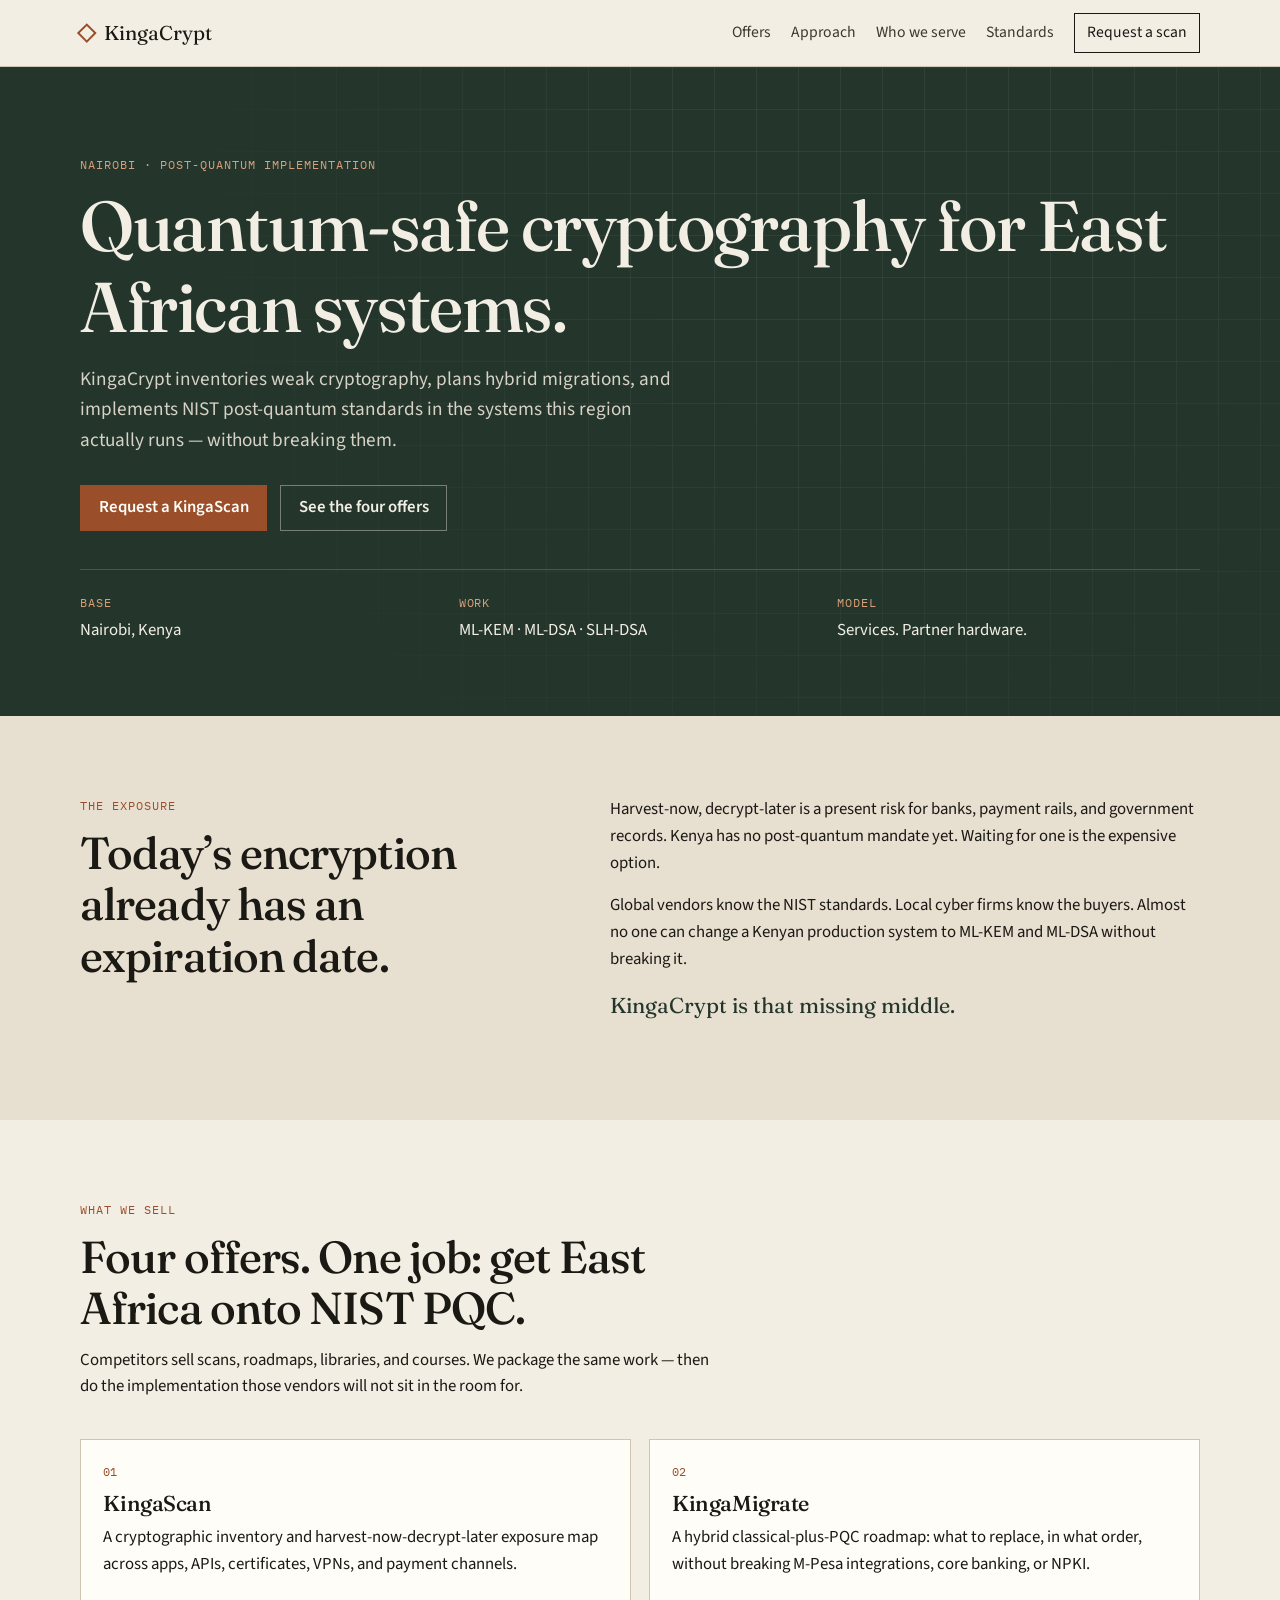
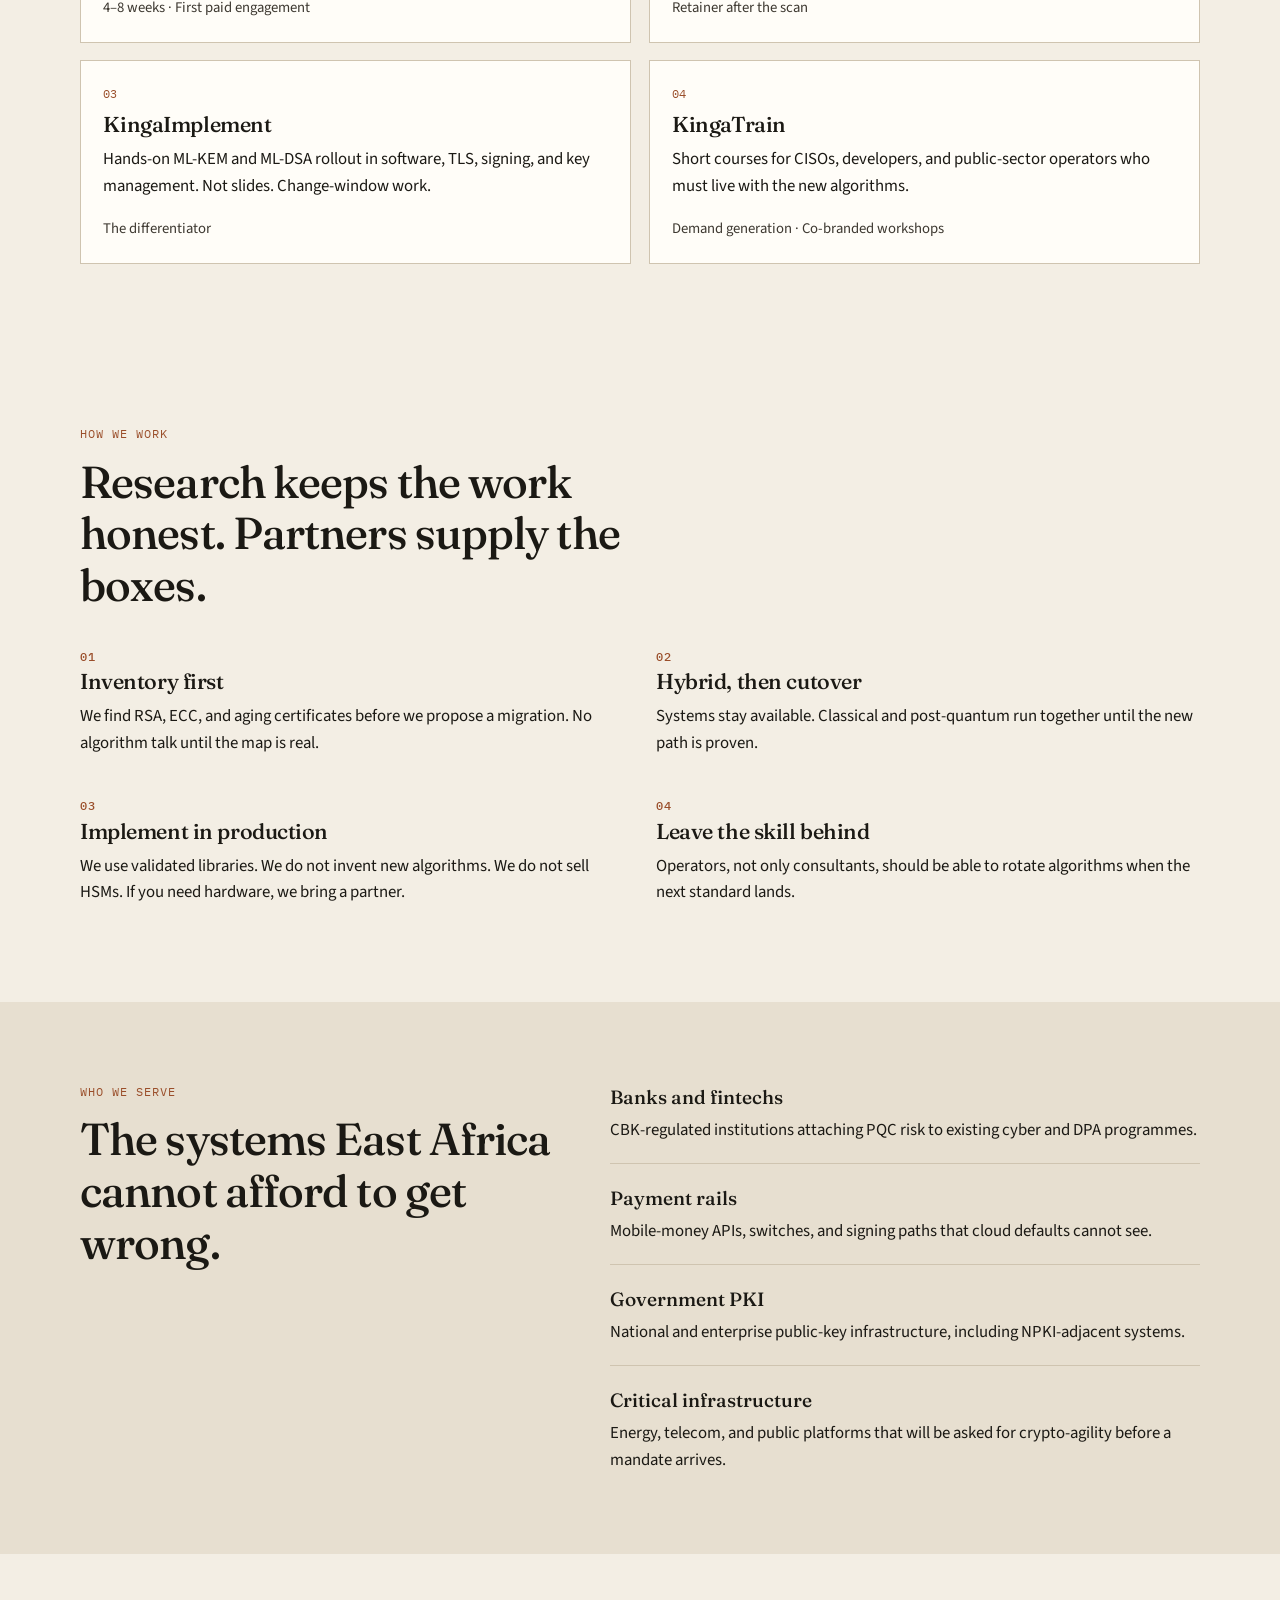
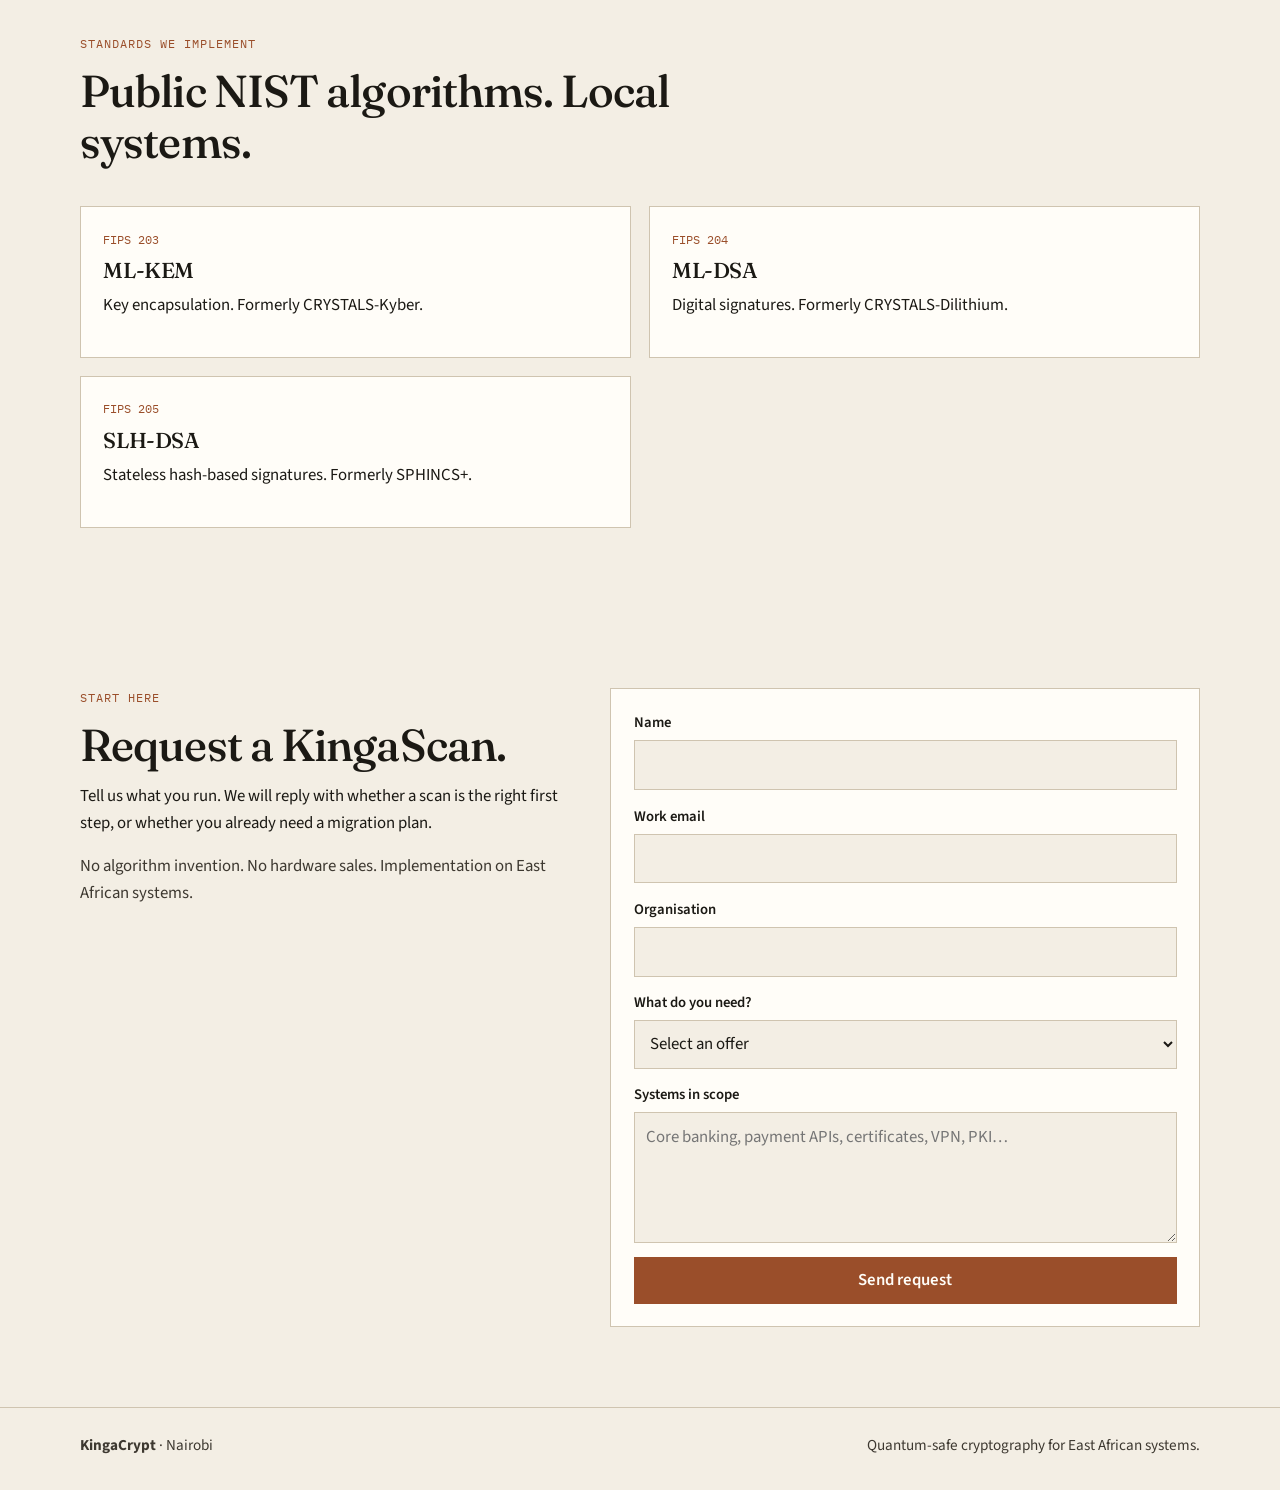
<file: index.html>
<!DOCTYPE html>
<html lang="en">
  <head>
    <meta charset="utf-8" />
    <meta name="viewport" content="width=device-width, initial-scale=1" />
    <title>KingaCrypt — Quantum-safe cryptography for East African systems</title>
    <meta
      name="description"
      content="Nairobi-based post-quantum implementation firm. We inventory cryptographic exposure, plan hybrid migrations, and implement NIST ML-KEM and ML-DSA in East African systems."
    />
    <link rel="icon" href="favicon.svg" type="image/svg+xml" />
    <link rel="preconnect" href="https://fonts.googleapis.com" />
    <link rel="preconnect" href="https://fonts.gstatic.com" crossorigin />
    <link
      href="https://fonts.googleapis.com/css2?family=Fraunces:opsz,wght@9..144,500;9..144,600&family=IBM+Plex+Mono:wght@400;500&family=Source+Sans+3:wght@400;500;600&display=swap"
      rel="stylesheet"
    />
    <link rel="stylesheet" href="styles.css" />
  </head>
  <body>
    <a class="skip-link" href="#main">Skip to content</a>

    <header class="site-header" id="top">
      <div class="shell header-inner">
        <a class="brand" href="#top" aria-label="KingaCrypt home">
          <span class="brand-mark" aria-hidden="true"></span>
          <span class="brand-name">KingaCrypt</span>
        </a>
        <button
          class="nav-toggle"
          type="button"
          aria-expanded="false"
          aria-controls="site-nav"
        >
          Menu
        </button>
        <nav class="site-nav" id="site-nav" aria-label="Primary">
          <a href="#offers">Offers</a>
          <a href="#approach">Approach</a>
          <a href="#who">Who we serve</a>
          <a href="#standards">Standards</a>
          <a class="nav-cta" href="#contact">Request a scan</a>
        </nav>
      </div>
    </header>

    <main id="main">
      <section class="hero">
        <div class="hero-lattice" aria-hidden="true"></div>
        <div class="shell hero-inner">
          <p class="eyebrow">Nairobi · Post-quantum implementation</p>
          <h1>Quantum-safe cryptography for East African systems.</h1>
          <p class="lede">
            KingaCrypt inventories weak cryptography, plans hybrid migrations,
            and implements NIST post-quantum standards in the systems this
            region actually runs — without breaking them.
          </p>
          <div class="hero-actions">
            <a class="btn btn-primary" href="#contact">Request a KingaScan</a>
            <a class="btn btn-ghost" href="#offers">See the four offers</a>
          </div>
          <dl class="hero-meta">
            <div>
              <dt>Base</dt>
              <dd>Nairobi, Kenya</dd>
            </div>
            <div>
              <dt>Work</dt>
              <dd>ML-KEM · ML-DSA · SLH-DSA</dd>
            </div>
            <div>
              <dt>Model</dt>
              <dd>Services. Partner hardware.</dd>
            </div>
          </dl>
        </div>
      </section>

      <section class="problem" id="problem">
        <div class="shell split">
          <div>
            <p class="eyebrow">The exposure</p>
            <h2>Today’s encryption already has an expiration date.</h2>
          </div>
          <div class="prose">
            <p>
              Harvest-now, decrypt-later is a present risk for banks, payment
              rails, and government records. Kenya has no post-quantum mandate
              yet. Waiting for one is the expensive option.
            </p>
            <p>
              Global vendors know the NIST standards. Local cyber firms know
              the buyers. Almost no one can change a Kenyan production system
              to ML-KEM and ML-DSA without breaking it.
            </p>
            <p class="emphasis">KingaCrypt is that missing middle.</p>
          </div>
        </div>
      </section>

      <section class="offers" id="offers">
        <div class="shell">
          <div class="section-head">
            <p class="eyebrow">What we sell</p>
            <h2>Four offers. One job: get East Africa onto NIST PQC.</h2>
            <p>
              Competitors sell scans, roadmaps, libraries, and courses. We
              package the same work — then do the implementation those vendors
              will not sit in the room for.
            </p>
          </div>
          <div class="offer-grid">
            <article class="offer">
              <p class="offer-code">01</p>
              <h3>KingaScan</h3>
              <p>
                A cryptographic inventory and harvest-now-decrypt-later
                exposure map across apps, APIs, certificates, VPNs, and
                payment channels.
              </p>
              <p class="offer-meta">4–8 weeks · First paid engagement</p>
            </article>
            <article class="offer">
              <p class="offer-code">02</p>
              <h3>KingaMigrate</h3>
              <p>
                A hybrid classical-plus-PQC roadmap: what to replace, in what
                order, without breaking M-Pesa integrations, core banking, or
                NPKI.
              </p>
              <p class="offer-meta">Retainer after the scan</p>
            </article>
            <article class="offer">
              <p class="offer-code">03</p>
              <h3>KingaImplement</h3>
              <p>
                Hands-on ML-KEM and ML-DSA rollout in software, TLS, signing,
                and key management. Not slides. Change-window work.
              </p>
              <p class="offer-meta">The differentiator</p>
            </article>
            <article class="offer">
              <p class="offer-code">04</p>
              <h3>KingaTrain</h3>
              <p>
                Short courses for CISOs, developers, and public-sector
                operators who must live with the new algorithms.
              </p>
              <p class="offer-meta">Demand generation · Co-branded workshops</p>
            </article>
          </div>
        </div>
      </section>

      <section class="approach" id="approach">
        <div class="shell">
          <div class="section-head">
            <p class="eyebrow">How we work</p>
            <h2>Research keeps the work honest. Partners supply the boxes.</h2>
          </div>
          <ol class="steps">
            <li>
              <h3>Inventory first</h3>
              <p>
                We find RSA, ECC, and aging certificates before we propose a
                migration. No algorithm talk until the map is real.
              </p>
            </li>
            <li>
              <h3>Hybrid, then cutover</h3>
              <p>
                Systems stay available. Classical and post-quantum run together
                until the new path is proven.
              </p>
            </li>
            <li>
              <h3>Implement in production</h3>
              <p>
                We use validated libraries. We do not invent new algorithms. We
                do not sell HSMs. If you need hardware, we bring a partner.
              </p>
            </li>
            <li>
              <h3>Leave the skill behind</h3>
              <p>
                Operators, not only consultants, should be able to rotate
                algorithms when the next standard lands.
              </p>
            </li>
          </ol>
        </div>
      </section>

      <section class="who" id="who">
        <div class="shell split">
          <div>
            <p class="eyebrow">Who we serve</p>
            <h2>The systems East Africa cannot afford to get wrong.</h2>
          </div>
          <ul class="who-list">
            <li>
              <strong>Banks and fintechs</strong>
              CBK-regulated institutions attaching PQC risk to existing cyber
              and DPA programmes.
            </li>
            <li>
              <strong>Payment rails</strong>
              Mobile-money APIs, switches, and signing paths that cloud
              defaults cannot see.
            </li>
            <li>
              <strong>Government PKI</strong>
              National and enterprise public-key infrastructure, including
              NPKI-adjacent systems.
            </li>
            <li>
              <strong>Critical infrastructure</strong>
              Energy, telecom, and public platforms that will be asked for
              crypto-agility before a mandate arrives.
            </li>
          </ul>
        </div>
      </section>

      <section class="standards" id="standards">
        <div class="shell">
          <div class="section-head">
            <p class="eyebrow">Standards we implement</p>
            <h2>Public NIST algorithms. Local systems.</h2>
          </div>
          <div class="std-grid">
            <article>
              <p class="std-code">FIPS 203</p>
              <h3>ML-KEM</h3>
              <p>Key encapsulation. Formerly CRYSTALS-Kyber.</p>
            </article>
            <article>
              <p class="std-code">FIPS 204</p>
              <h3>ML-DSA</h3>
              <p>Digital signatures. Formerly CRYSTALS-Dilithium.</p>
            </article>
            <article>
              <p class="std-code">FIPS 205</p>
              <h3>SLH-DSA</h3>
              <p>Stateless hash-based signatures. Formerly SPHINCS+.</p>
            </article>
          </div>
        </div>
      </section>

      <section class="contact" id="contact">
        <div class="shell contact-grid">
          <div>
            <p class="eyebrow">Start here</p>
            <h2>Request a KingaScan.</h2>
            <p>
              Tell us what you run. We will reply with whether a scan is the
              right first step, or whether you already need a migration plan.
            </p>
            <p class="contact-note">
              No algorithm invention. No hardware sales. Implementation on
              East African systems.
            </p>
          </div>
          <form class="contact-form" id="scan-form" novalidate>
            <div class="field">
              <label for="name">Name</label>
              <input id="name" name="name" type="text" autocomplete="name" required />
            </div>
            <div class="field">
              <label for="email">Work email</label>
              <input
                id="email"
                name="email"
                type="email"
                autocomplete="email"
                required
              />
            </div>
            <div class="field">
              <label for="org">Organisation</label>
              <input id="org" name="org" type="text" autocomplete="organization" required />
            </div>
            <div class="field">
              <label for="need">What do you need?</label>
              <select id="need" name="need" required>
                <option value="">Select an offer</option>
                <option value="scan">KingaScan — cryptographic inventory</option>
                <option value="migrate">KingaMigrate — hybrid roadmap</option>
                <option value="implement">KingaImplement — production rollout</option>
                <option value="train">KingaTrain — team workshop</option>
              </select>
            </div>
            <div class="field">
              <label for="message">Systems in scope</label>
              <textarea
                id="message"
                name="message"
                rows="4"
                placeholder="Core banking, payment APIs, certificates, VPN, PKI…"
              ></textarea>
            </div>
            <p class="form-status" id="form-status" role="status" hidden></p>
            <button class="btn btn-primary" type="submit">Send request</button>
          </form>
        </div>
      </section>
    </main>

    <footer class="site-footer">
      <div class="shell footer-inner">
        <p><strong>KingaCrypt</strong> · Nairobi</p>
        <p>Quantum-safe cryptography for East African systems.</p>
      </div>
    </footer>

    <script src="main.js"></script>
  </body>
</html>
</file>
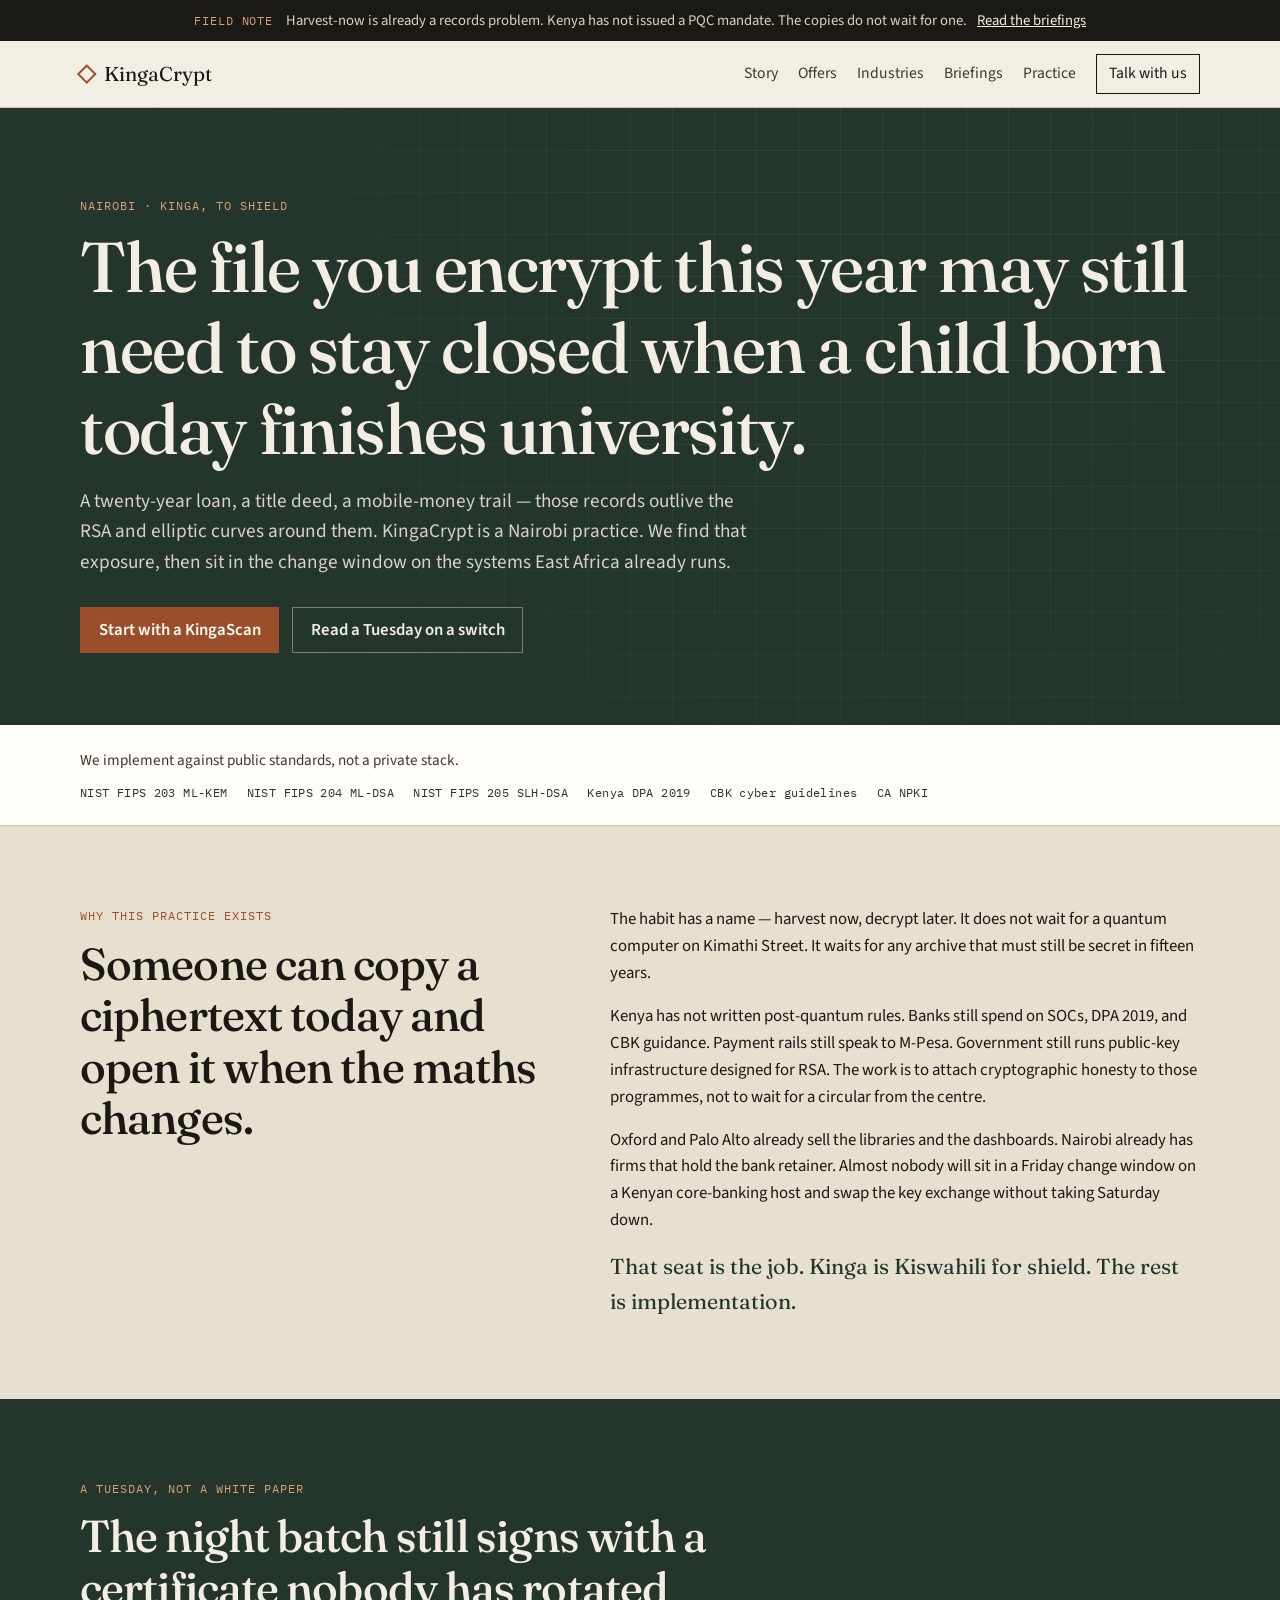
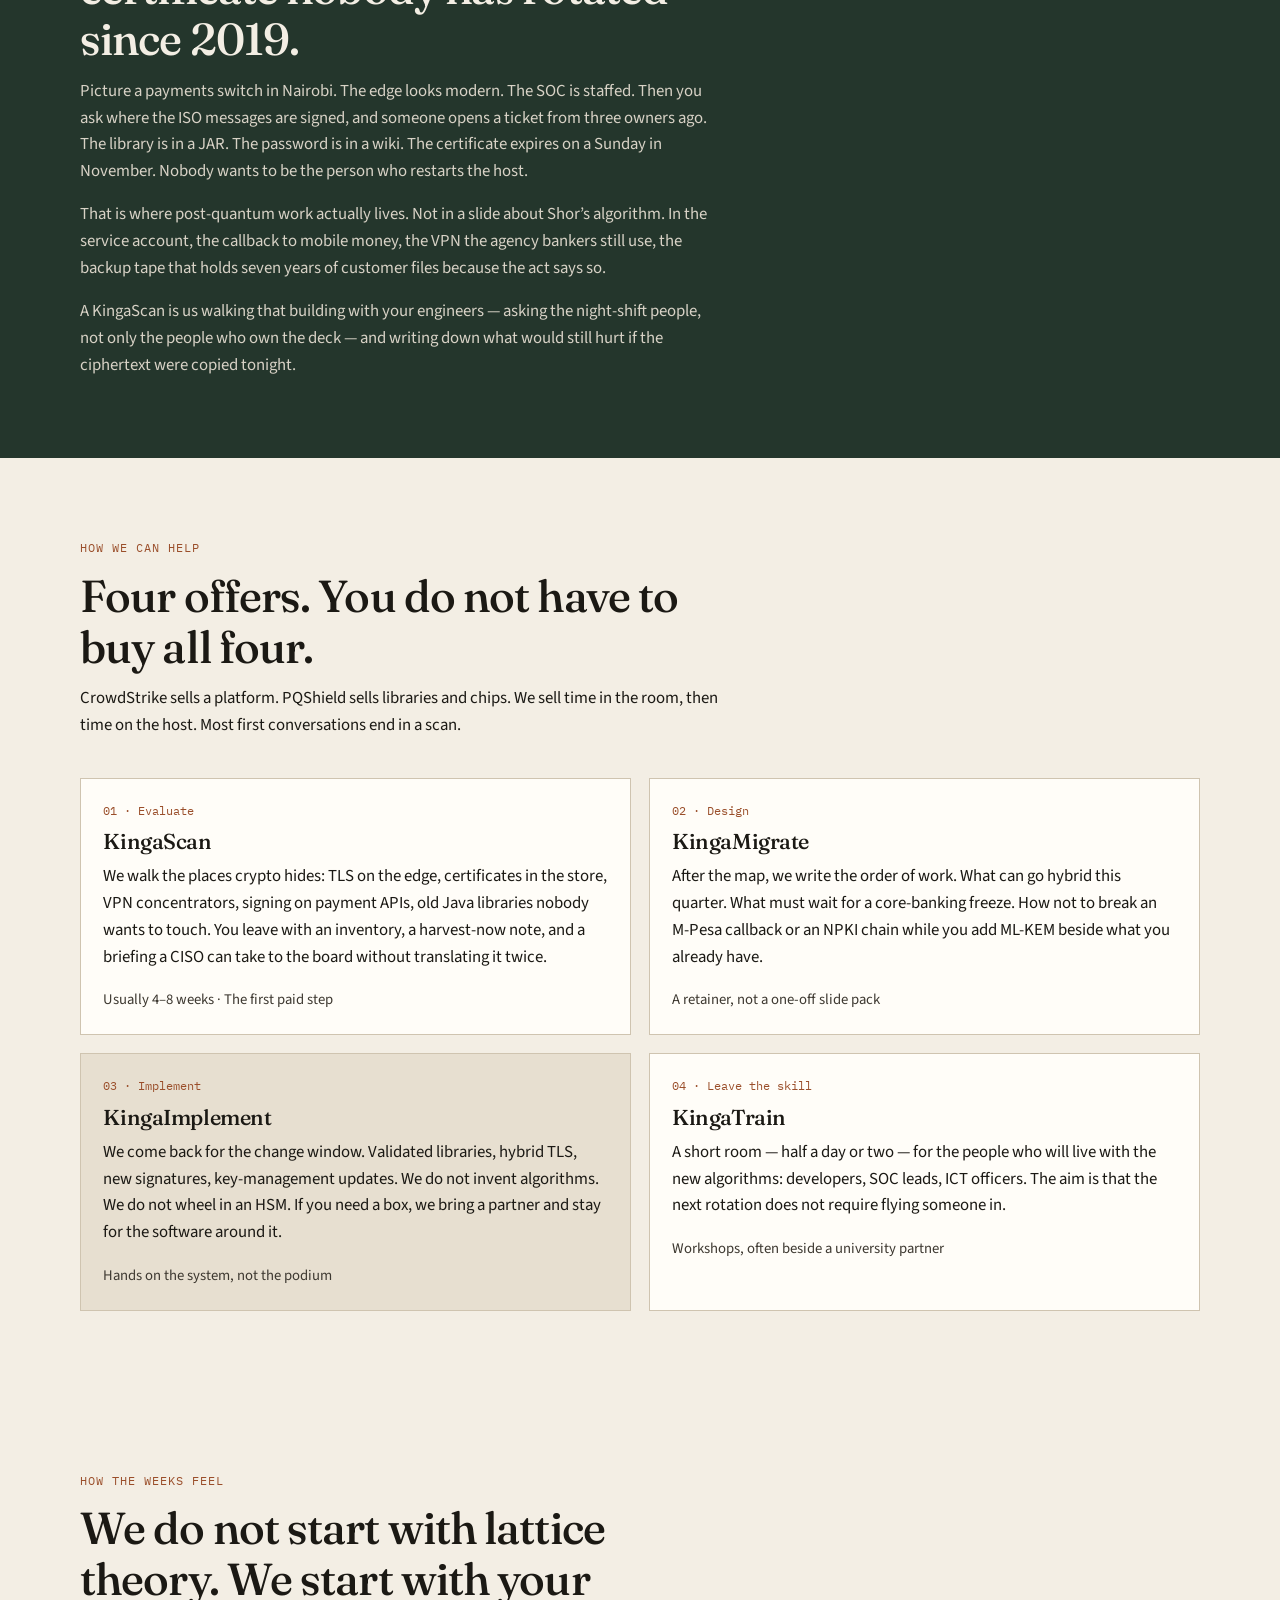
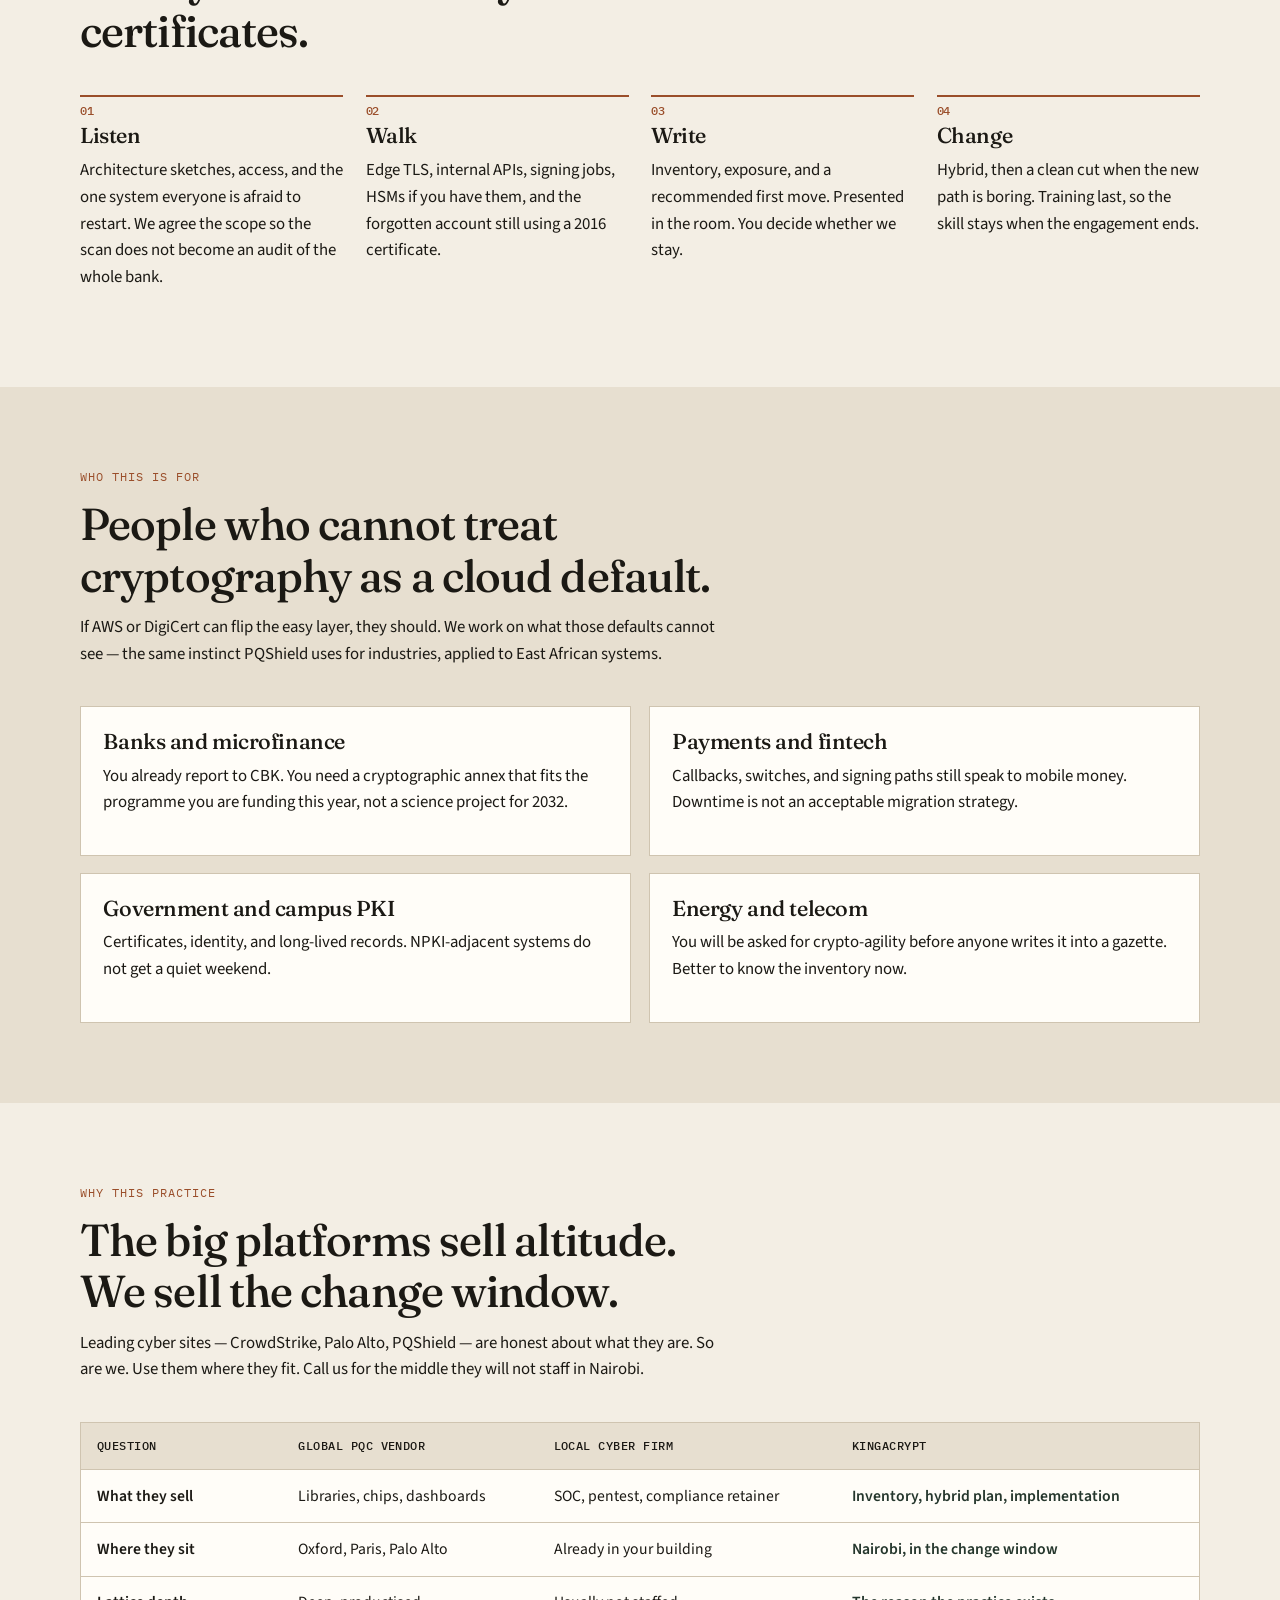
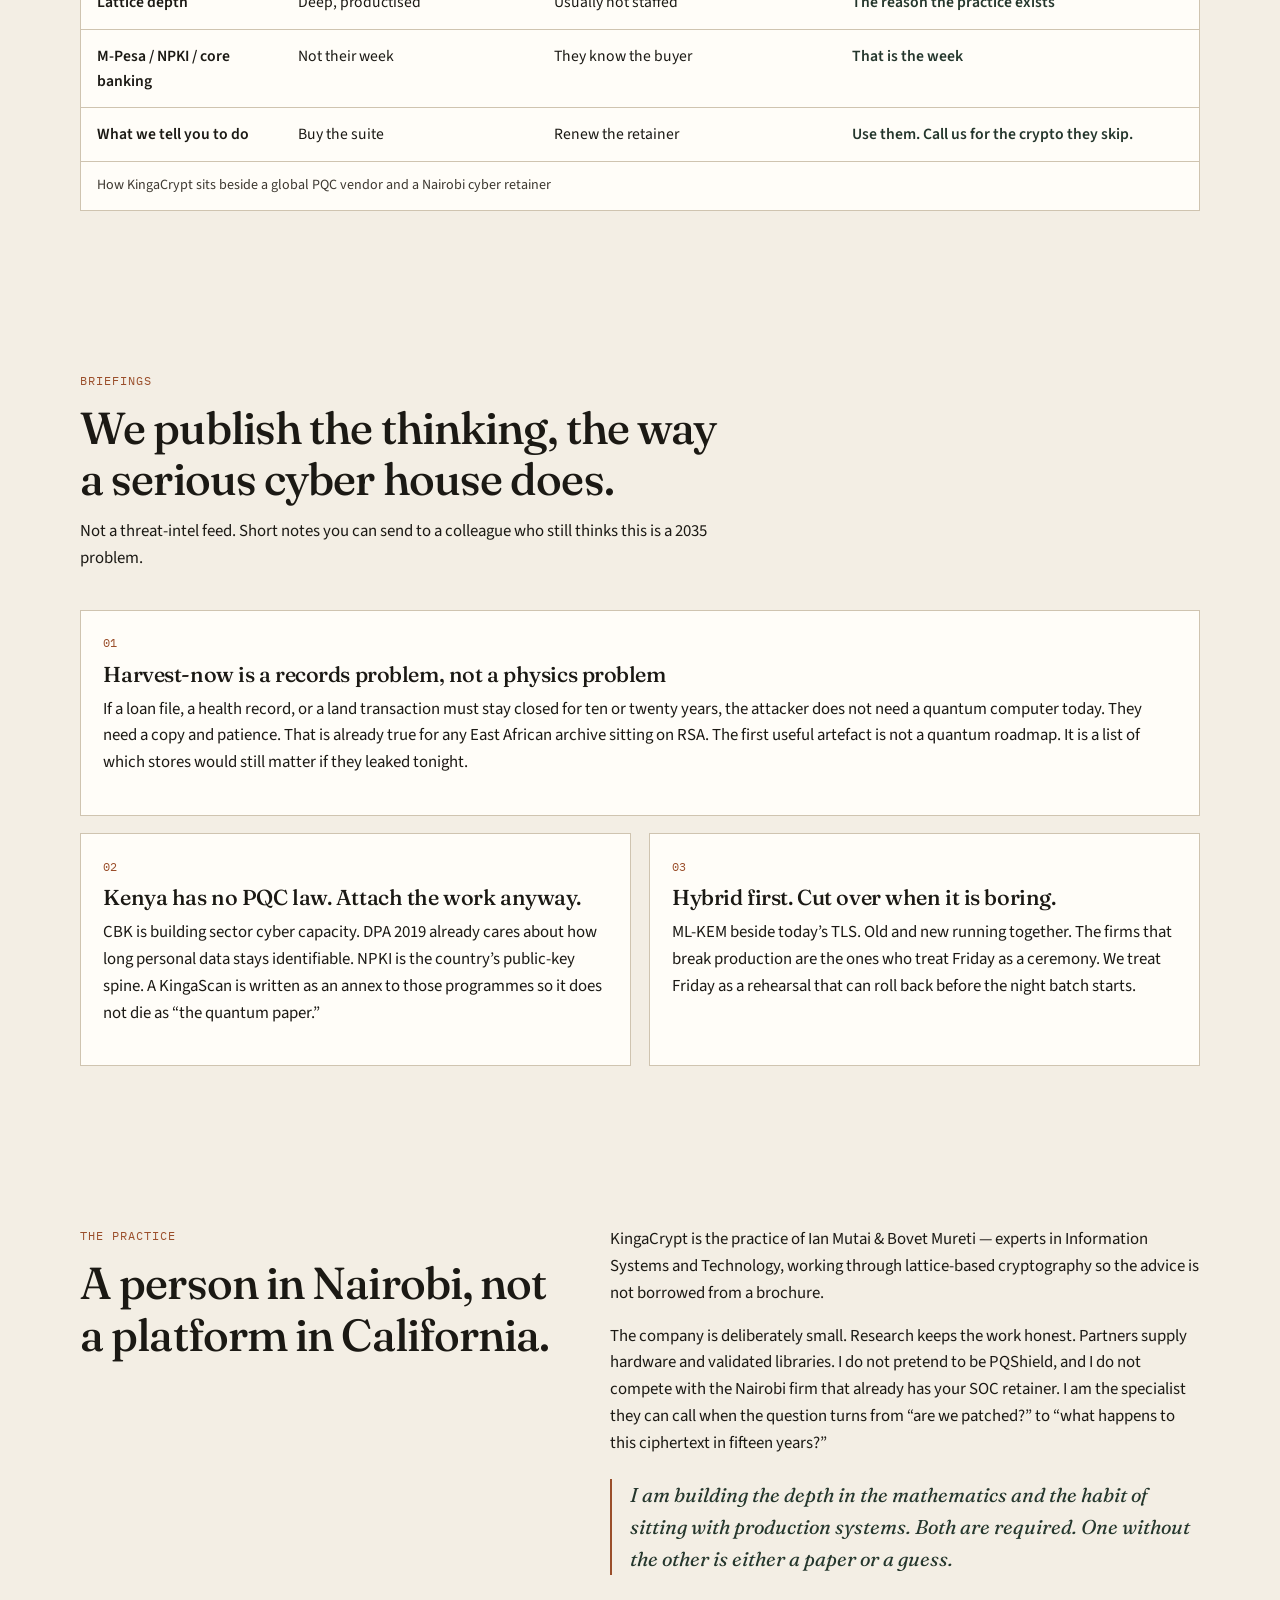
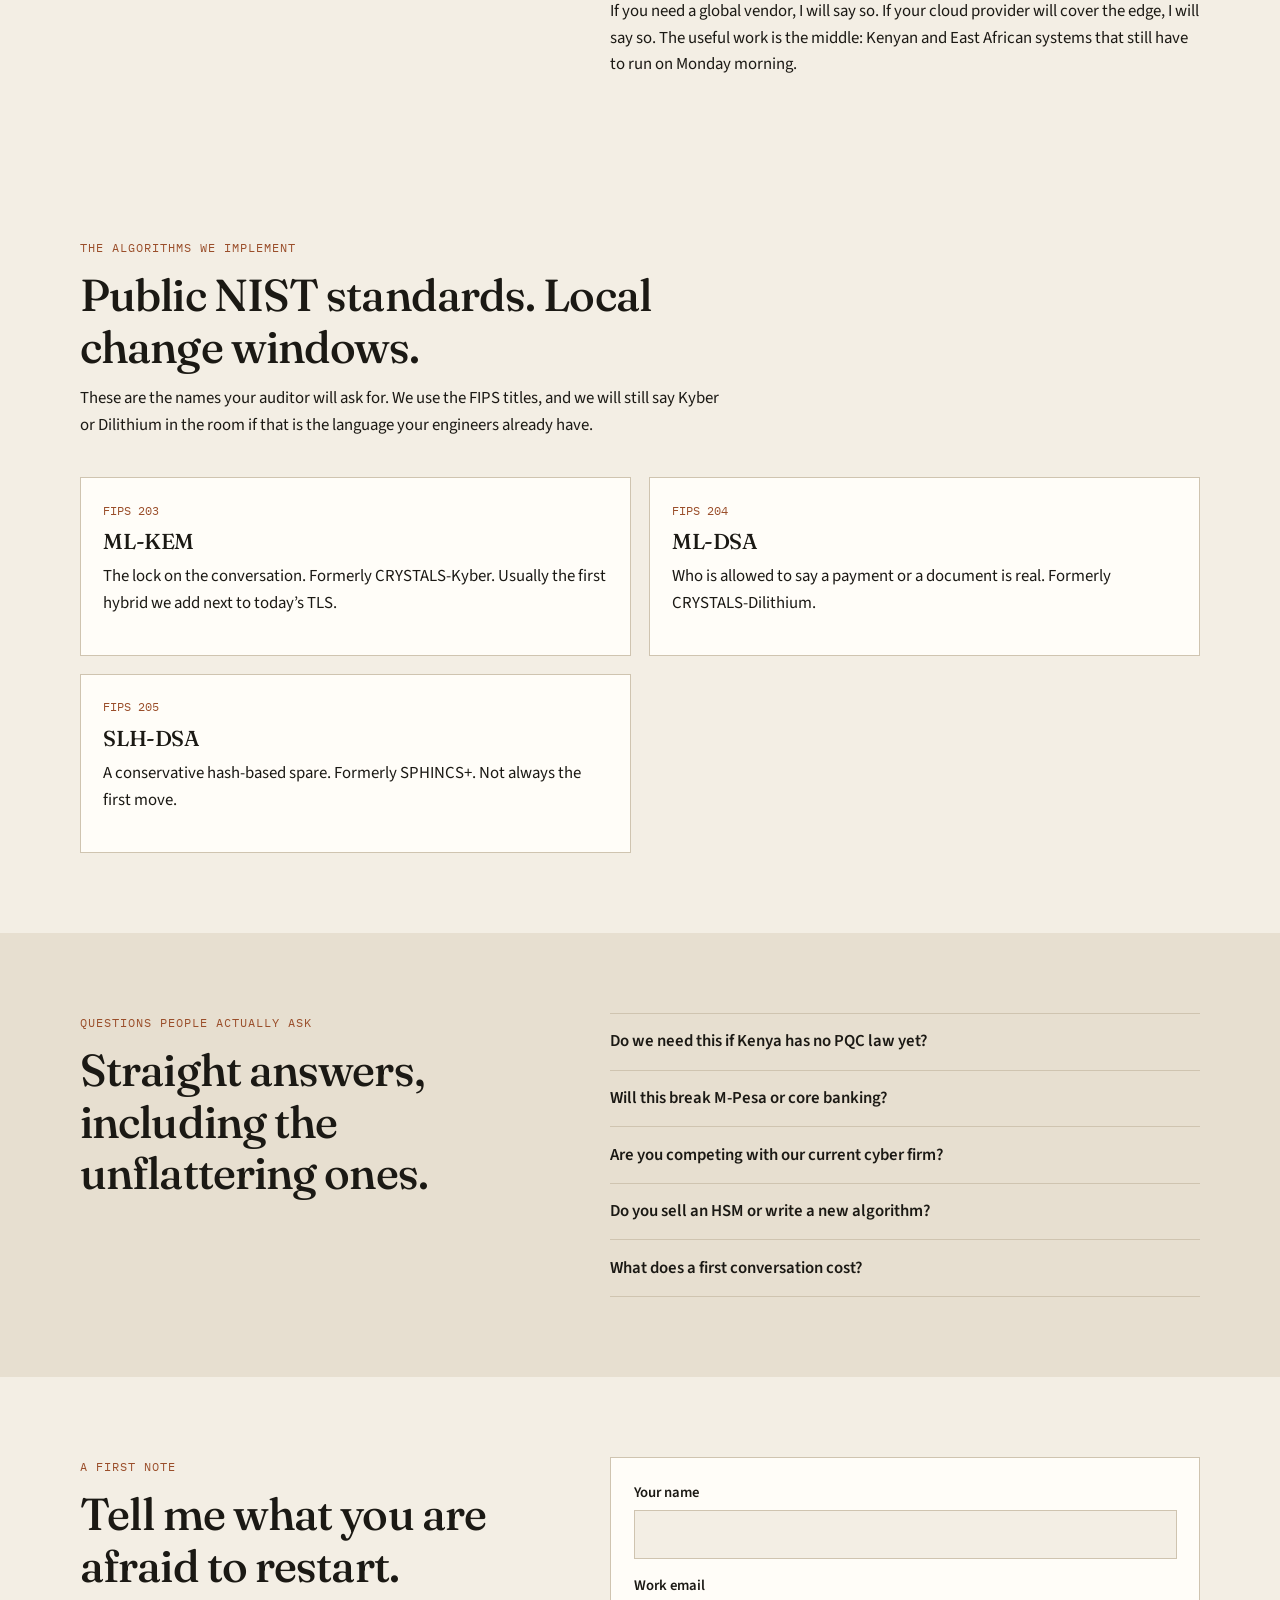
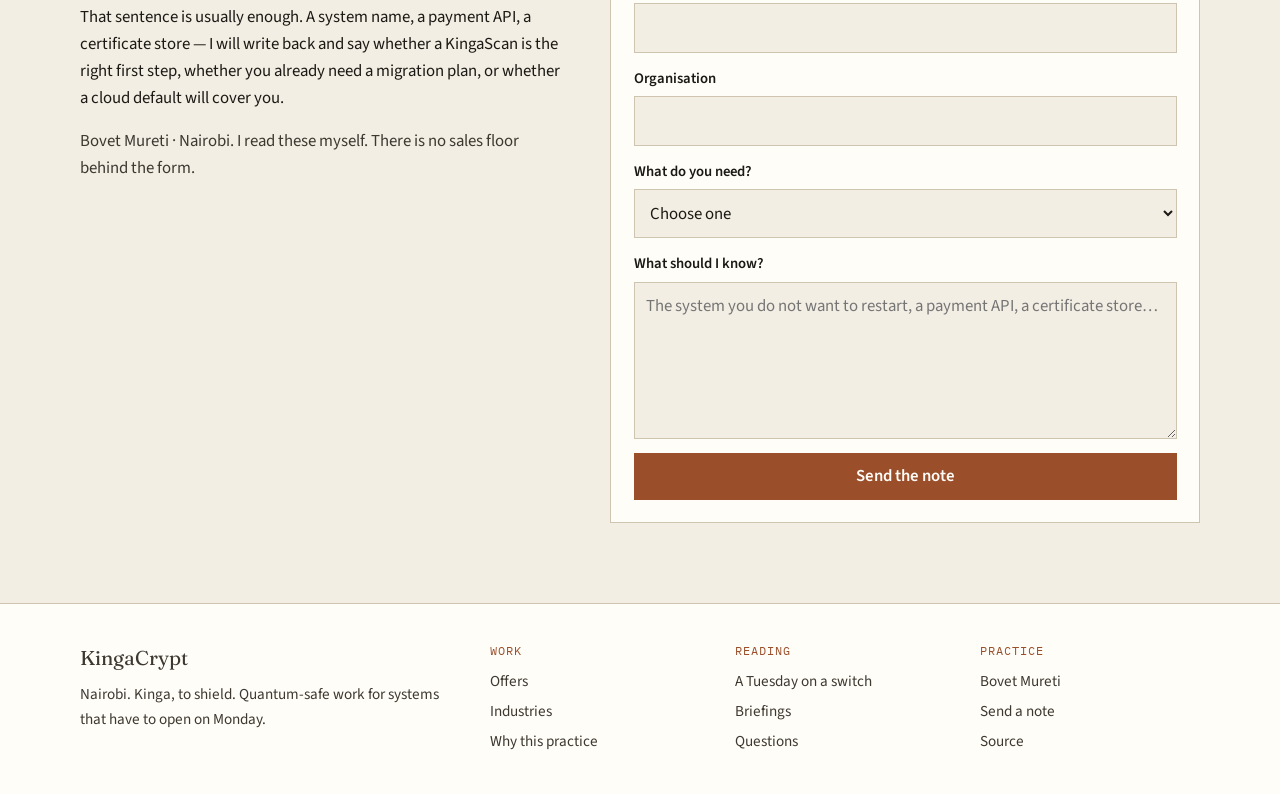
<file: public/index.html>
<!DOCTYPE html>
<html lang="en">
  <head>
    <meta charset="utf-8" />
    <meta name="viewport" content="width=device-width, initial-scale=1" />
    <title>KingaCrypt — Quantum-safe cryptography for East African systems</title>
    <meta
      name="description"
      content="A Nairobi practice that finds weak cryptography, plans a hybrid migration, and implements NIST post-quantum standards in East African banks, payment rails, and public systems."
    />
    <link rel="icon" href="favicon.svg" type="image/svg+xml" />
    <link rel="preconnect" href="https://fonts.googleapis.com" />
    <link rel="preconnect" href="https://fonts.gstatic.com" crossorigin />
    <link
      href="https://fonts.googleapis.com/css2?family=Fraunces:ital,opsz,wght@0,9..144,500;0,9..144,600;1,9..144,500&family=IBM+Plex+Mono:wght@400;500&family=Source+Sans+3:wght@400;500;600&display=swap"
      rel="stylesheet"
    />
    <link rel="stylesheet" href="styles.css" />
  </head>
  <body>
    <a class="skip-link" href="#main">Skip to content</a>

    <p class="ribbon">
      <span>Field note</span>
      Harvest-now is already a records problem. Kenya has not issued a PQC
      mandate. The copies do not wait for one.
      <a href="#notes">Read the briefings</a>
    </p>

    <header class="site-header" id="top">
      <div class="shell header-inner">
        <a class="brand" href="#top" aria-label="KingaCrypt home">
          <span class="brand-mark" aria-hidden="true"></span>
          <span class="brand-name">KingaCrypt</span>
        </a>
        <button
          class="nav-toggle"
          type="button"
          aria-expanded="false"
          aria-controls="site-nav"
        >
          Menu
        </button>
        <nav class="site-nav" id="site-nav" aria-label="Primary">
          <a href="#story">Story</a>
          <a href="#offers">Offers</a>
          <a href="#industries">Industries</a>
          <a href="#notes">Briefings</a>
          <a href="#practice">Practice</a>
          <a class="nav-cta" href="#contact">Talk with us</a>
        </nav>
      </div>
    </header>

    <main id="main">
      <section class="hero">
        <div class="hero-lattice" aria-hidden="true"></div>
        <div class="shell hero-inner">
          <p class="eyebrow">Nairobi · Kinga, to shield</p>
          <h1>The file you encrypt this year may still need to stay closed when a child born today finishes university.</h1>
          <p class="lede">
            A twenty-year loan, a title deed, a mobile-money trail — those
            records outlive the RSA and elliptic curves around them. KingaCrypt
            is a Nairobi practice. We find that exposure, then sit in the change
            window on the systems East Africa already runs.
          </p>
          <div class="hero-actions">
            <a class="btn btn-primary" href="#contact">Start with a KingaScan</a>
            <a class="btn btn-ghost" href="#field-note">Read a Tuesday on a switch</a>
          </div>
        </div>
      </section>

      <section class="trust" aria-label="Standards we work against">
        <div class="shell trust-row">
          <p>We implement against public standards, not a private stack.</p>
          <ul>
            <li>NIST FIPS 203 ML-KEM</li>
            <li>NIST FIPS 204 ML-DSA</li>
            <li>NIST FIPS 205 SLH-DSA</li>
            <li>Kenya DPA 2019</li>
            <li>CBK cyber guidelines</li>
            <li>CA NPKI</li>
          </ul>
        </div>
      </section>

      <section class="problem" id="story">
        <div class="shell split">
          <div>
            <p class="eyebrow">Why this practice exists</p>
            <h2>Someone can copy a ciphertext today and open it when the maths changes.</h2>
          </div>
          <div class="prose">
            <p>
              The habit has a name — harvest now, decrypt later. It does not
              wait for a quantum computer on Kimathi Street. It waits for any
              archive that must still be secret in fifteen years.
            </p>
            <p>
              Kenya has not written post-quantum rules. Banks still spend on
              SOCs, DPA 2019, and CBK guidance. Payment rails still speak to
              M-Pesa. Government still runs public-key infrastructure designed
              for RSA. The work is to attach cryptographic honesty to those
              programmes, not to wait for a circular from the centre.
            </p>
            <p>
              Oxford and Palo Alto already sell the libraries and the
              dashboards. Nairobi already has firms that hold the bank retainer.
              Almost nobody will sit in a Friday change window on a Kenyan
              core-banking host and swap the key exchange without taking
              Saturday down.
            </p>
            <p class="emphasis">
              That seat is the job. Kinga is Kiswahili for shield. The rest is
              implementation.
            </p>
          </div>
        </div>
      </section>

      <section class="field-note" id="field-note">
        <div class="shell field-note-inner">
          <p class="eyebrow">A Tuesday, not a white paper</p>
          <h2>The night batch still signs with a certificate nobody has rotated since 2019.</h2>
          <div class="prose">
            <p>
              Picture a payments switch in Nairobi. The edge looks modern. The
              SOC is staffed. Then you ask where the ISO messages are signed,
              and someone opens a ticket from three owners ago. The library is
              in a JAR. The password is in a wiki. The certificate expires on a
              Sunday in November. Nobody wants to be the person who restarts
              the host.
            </p>
            <p>
              That is where post-quantum work actually lives. Not in a slide
              about Shor’s algorithm. In the service account, the callback to
              mobile money, the VPN the agency bankers still use, the backup
              tape that holds seven years of customer files because the act
              says so.
            </p>
            <p>
              A KingaScan is us walking that building with your engineers —
              asking the night-shift people, not only the people who own the
              deck — and writing down what would still hurt if the ciphertext
              were copied tonight.
            </p>
          </div>
        </div>
      </section>

      <section class="offers" id="offers">
        <div class="shell">
          <div class="section-head">
            <p class="eyebrow">How we can help</p>
            <h2>Four offers. You do not have to buy all four.</h2>
            <p>
              CrowdStrike sells a platform. PQShield sells libraries and chips.
              We sell time in the room, then time on the host. Most first
              conversations end in a scan.
            </p>
          </div>
          <div class="offer-grid">
            <article class="offer">
              <p class="offer-code">01 · Evaluate</p>
              <h3>KingaScan</h3>
              <p>
                We walk the places crypto hides: TLS on the edge, certificates
                in the store, VPN concentrators, signing on payment APIs, old
                Java libraries nobody wants to touch. You leave with an
                inventory, a harvest-now note, and a briefing a CISO can take
                to the board without translating it twice.
              </p>
              <p class="offer-meta">Usually 4–8 weeks · The first paid step</p>
            </article>
            <article class="offer">
              <p class="offer-code">02 · Design</p>
              <h3>KingaMigrate</h3>
              <p>
                After the map, we write the order of work. What can go hybrid
                this quarter. What must wait for a core-banking freeze. How
                not to break an M-Pesa callback or an NPKI chain while you add
                ML-KEM beside what you already have.
              </p>
              <p class="offer-meta">A retainer, not a one-off slide pack</p>
            </article>
            <article class="offer offer-feature">
              <p class="offer-code">03 · Implement</p>
              <h3>KingaImplement</h3>
              <p>
                We come back for the change window. Validated libraries, hybrid
                TLS, new signatures, key-management updates. We do not invent
                algorithms. We do not wheel in an HSM. If you need a box, we
                bring a partner and stay for the software around it.
              </p>
              <p class="offer-meta">Hands on the system, not the podium</p>
            </article>
            <article class="offer">
              <p class="offer-code">04 · Leave the skill</p>
              <h3>KingaTrain</h3>
              <p>
                A short room — half a day or two — for the people who will live
                with the new algorithms: developers, SOC leads, ICT officers.
                The aim is that the next rotation does not require flying
                someone in.
              </p>
              <p class="offer-meta">Workshops, often beside a university partner</p>
            </article>
          </div>
        </div>
      </section>

      <section class="journey" id="work">
        <div class="shell">
          <div class="section-head">
            <p class="eyebrow">How the weeks feel</p>
            <h2>We do not start with lattice theory. We start with your certificates.</h2>
          </div>
          <ol class="journey-steps">
            <li>
              <h3>Listen</h3>
              <p>
                Architecture sketches, access, and the one system everyone is
                afraid to restart. We agree the scope so the scan does not
                become an audit of the whole bank.
              </p>
            </li>
            <li>
              <h3>Walk</h3>
              <p>
                Edge TLS, internal APIs, signing jobs, HSMs if you have them,
                and the forgotten account still using a 2016 certificate.
              </p>
            </li>
            <li>
              <h3>Write</h3>
              <p>
                Inventory, exposure, and a recommended first move. Presented
                in the room. You decide whether we stay.
              </p>
            </li>
            <li>
              <h3>Change</h3>
              <p>
                Hybrid, then a clean cut when the new path is boring. Training
                last, so the skill stays when the engagement ends.
              </p>
            </li>
          </ol>
        </div>
      </section>

      <section class="who" id="industries">
        <div class="shell">
          <div class="section-head">
            <p class="eyebrow">Who this is for</p>
            <h2>People who cannot treat cryptography as a cloud default.</h2>
            <p>
              If AWS or DigiCert can flip the easy layer, they should. We work
              on what those defaults cannot see — the same instinct PQShield
              uses for industries, applied to East African systems.
            </p>
          </div>
          <div class="sector-grid">
            <article>
              <h3>Banks and microfinance</h3>
              <p>
                You already report to CBK. You need a cryptographic annex that
                fits the programme you are funding this year, not a science
                project for 2032.
              </p>
            </article>
            <article>
              <h3>Payments and fintech</h3>
              <p>
                Callbacks, switches, and signing paths still speak to mobile
                money. Downtime is not an acceptable migration strategy.
              </p>
            </article>
            <article>
              <h3>Government and campus PKI</h3>
              <p>
                Certificates, identity, and long-lived records. NPKI-adjacent
                systems do not get a quiet weekend.
              </p>
            </article>
            <article>
              <h3>Energy and telecom</h3>
              <p>
                You will be asked for crypto-agility before anyone writes it
                into a gazette. Better to know the inventory now.
              </p>
            </article>
          </div>
        </div>
      </section>

      <section class="compare" id="compare">
        <div class="shell">
          <div class="section-head">
            <p class="eyebrow">Why this practice</p>
            <h2>The big platforms sell altitude. We sell the change window.</h2>
            <p>
              Leading cyber sites — CrowdStrike, Palo Alto, PQShield — are
              honest about what they are. So are we. Use them where they fit.
              Call us for the middle they will not staff in Nairobi.
            </p>
          </div>
          <div class="table-wrap">
            <table>
              <caption>
                How KingaCrypt sits beside a global PQC vendor and a Nairobi
                cyber retainer
              </caption>
              <thead>
                <tr>
                  <th scope="col">Question</th>
                  <th scope="col">Global PQC vendor</th>
                  <th scope="col">Local cyber firm</th>
                  <th scope="col">KingaCrypt</th>
                </tr>
              </thead>
              <tbody>
                <tr>
                  <th scope="row">What they sell</th>
                  <td>Libraries, chips, dashboards</td>
                  <td>SOC, pentest, compliance retainer</td>
                  <td>Inventory, hybrid plan, implementation</td>
                </tr>
                <tr>
                  <th scope="row">Where they sit</th>
                  <td>Oxford, Paris, Palo Alto</td>
                  <td>Already in your building</td>
                  <td>Nairobi, in the change window</td>
                </tr>
                <tr>
                  <th scope="row">Lattice depth</th>
                  <td>Deep, productised</td>
                  <td>Usually not staffed</td>
                  <td>The reason the practice exists</td>
                </tr>
                <tr>
                  <th scope="row">M-Pesa / NPKI / core banking</th>
                  <td>Not their week</td>
                  <td>They know the buyer</td>
                  <td>That is the week</td>
                </tr>
                <tr>
                  <th scope="row">What we tell you to do</th>
                  <td>Buy the suite</td>
                  <td>Renew the retainer</td>
                  <td>Use them. Call us for the crypto they skip.</td>
                </tr>
              </tbody>
            </table>
          </div>
        </div>
      </section>

      <section class="notes" id="notes">
        <div class="shell">
          <div class="section-head">
            <p class="eyebrow">Briefings</p>
            <h2>We publish the thinking, the way a serious cyber house does.</h2>
            <p>
              Not a threat-intel feed. Short notes you can send to a colleague
              who still thinks this is a 2035 problem.
            </p>
          </div>
          <div class="notes-grid">
            <article class="note-feature">
              <p class="offer-code">01</p>
              <h3>Harvest-now is a records problem, not a physics problem</h3>
              <p>
                If a loan file, a health record, or a land transaction must
                stay closed for ten or twenty years, the attacker does not need
                a quantum computer today. They need a copy and patience. That
                is already true for any East African archive sitting on RSA.
                The first useful artefact is not a quantum roadmap. It is a
                list of which stores would still matter if they leaked tonight.
              </p>
            </article>
            <article>
              <p class="offer-code">02</p>
              <h3>Kenya has no PQC law. Attach the work anyway.</h3>
              <p>
                CBK is building sector cyber capacity. DPA 2019 already cares
                about how long personal data stays identifiable. NPKI is the
                country’s public-key spine. A KingaScan is written as an annex
                to those programmes so it does not die as “the quantum paper.”
              </p>
            </article>
            <article>
              <p class="offer-code">03</p>
              <h3>Hybrid first. Cut over when it is boring.</h3>
              <p>
                ML-KEM beside today’s TLS. Old and new running together. The
                firms that break production are the ones who treat Friday as
                a ceremony. We treat Friday as a rehearsal that can roll back
                before the night batch starts.
              </p>
            </article>
          </div>
        </div>
      </section>

      <section class="practice" id="practice">
        <div class="shell split">
          <div>
            <p class="eyebrow">The practice</p>
            <h2>A person in Nairobi, not a platform in California.</h2>
          </div>
          <div class="prose">
            <p>
              KingaCrypt is the practice of Ian Mutai & Bovet Mureti — experts in
              Information Systems and Technology, working
              through lattice-based cryptography so the advice is not borrowed
              from a brochure.
            </p>
            <p>
              The company is deliberately small. Research keeps the work
              honest. Partners supply hardware and validated libraries. I do
              not pretend to be PQShield, and I do not compete with the
              Nairobi firm that already has your SOC retainer. I am the
              specialist they can call when the question turns from “are we
              patched?” to “what happens to this ciphertext in fifteen years?”
            </p>
            <blockquote class="pull">
              <p>
                I am building the depth in the mathematics and the habit of
                sitting with production systems. Both are required. One
                without the other is either a paper or a guess.
              </p>
            </blockquote>
            <p>
              If you need a global vendor, I will say so. If your cloud
              provider will cover the edge, I will say so. The useful work is
              the middle: Kenyan and East African systems that still have to
              run on Monday morning.
            </p>
          </div>
        </div>
      </section>

      <section class="standards" id="standards">
        <div class="shell">
          <div class="section-head">
            <p class="eyebrow">The algorithms we implement</p>
            <h2>Public NIST standards. Local change windows.</h2>
            <p>
              These are the names your auditor will ask for. We use the FIPS
              titles, and we will still say Kyber or Dilithium in the room if
              that is the language your engineers already have.
            </p>
          </div>
          <div class="std-grid">
            <article>
              <p class="std-code">FIPS 203</p>
              <h3>ML-KEM</h3>
              <p>
                The lock on the conversation. Formerly CRYSTALS-Kyber. Usually
                the first hybrid we add next to today’s TLS.
              </p>
            </article>
            <article>
              <p class="std-code">FIPS 204</p>
              <h3>ML-DSA</h3>
              <p>
                Who is allowed to say a payment or a document is real.
                Formerly CRYSTALS-Dilithium.
              </p>
            </article>
            <article>
              <p class="std-code">FIPS 205</p>
              <h3>SLH-DSA</h3>
              <p>
                A conservative hash-based spare. Formerly SPHINCS+. Not always
                the first move.
              </p>
            </article>
          </div>
        </div>
      </section>

      <section class="questions" id="questions">
        <div class="shell split">
          <div>
            <p class="eyebrow">Questions people actually ask</p>
            <h2>Straight answers, including the unflattering ones.</h2>
          </div>
          <div class="faq">
            <details>
              <summary>Do we need this if Kenya has no PQC law yet?</summary>
              <p>
                The law is late. The copies of your ciphertext do not wait for
                it. If a record must stay closed for a decade, the conversation
                is already due. We attach the work to DPA, CBK, and the
                programmes you already fund.
              </p>
            </details>
            <details>
              <summary>Will this break M-Pesa or core banking?</summary>
              <p>
                Not if we do it in the order the scan writes. Hybrid first,
                then cut over when the new path is dull. A Friday night cut
                with no map is how outages happen.
              </p>
            </details>
            <details>
              <summary>Are you competing with our current cyber firm?</summary>
              <p>
                No. They keep the retainer, the SOC, the pentest cycle. We
                come in for cryptography they do not staff. Several first
                engagements will arrive through a firm you already know.
              </p>
            </details>
            <details>
              <summary>Do you sell an HSM or write a new algorithm?</summary>
              <p>
                Neither. We implement NIST standards with validated libraries.
                Hardware, if you need it, comes from a partner such as a
                Utimaco or Thales channel.
              </p>
            </details>
            <details>
              <summary>What does a first conversation cost?</summary>
              <p>
                The first note is to see whether a scan is the right step.
                Pricing depends on how many systems are in scope. We will not
                invent a number before we have heard what you run.
              </p>
            </details>
          </div>
        </div>
      </section>

      <section class="contact" id="contact">
        <div class="shell contact-grid">
          <div>
            <p class="eyebrow">A first note</p>
            <h2>Tell me what you are afraid to restart.</h2>
            <p>
              That sentence is usually enough. A system name, a payment API,
              a certificate store — I will write back and say whether a
              KingaScan is the right first step, whether you already need a
              migration plan, or whether a cloud default will cover you.
            </p>
            <p class="contact-note">
              Bovet Mureti · Nairobi. I read these myself. There is no sales
              floor behind the form.
            </p>
          </div>
          <form class="contact-form" id="scan-form" novalidate>
            <div class="field">
              <label for="name">Your name</label>
              <input id="name" name="name" type="text" autocomplete="name" required />
            </div>
            <div class="field">
              <label for="email">Work email</label>
              <input
                id="email"
                name="email"
                type="email"
                autocomplete="email"
                required
              />
            </div>
            <div class="field">
              <label for="org">Organisation</label>
              <input id="org" name="org" type="text" autocomplete="organization" required />
            </div>
            <div class="field">
              <label for="need">What do you need?</label>
              <select id="need" name="need" required>
                <option value="">Choose one</option>
                <option value="scan">A KingaScan — I need the map</option>
                <option value="migrate">KingaMigrate — we already know the mess</option>
                <option value="implement">KingaImplement — hands on a system</option>
                <option value="train">KingaTrain — the team needs the language</option>
                <option value="unsure">I am not sure yet</option>
              </select>
            </div>
            <div class="field">
              <label for="message">What should I know?</label>
              <textarea
                id="message"
                name="message"
                rows="5"
                placeholder="The system you do not want to restart, a payment API, a certificate store…"
              ></textarea>
            </div>
            <p class="form-status" id="form-status" role="status" hidden></p>
            <button class="btn btn-primary" type="submit">Send the note</button>
          </form>
        </div>
      </section>
    </main>

    <footer class="site-footer">
      <div class="shell footer-grid">
        <div>
          <p class="brand-name">KingaCrypt</p>
          <p>Nairobi. Kinga, to shield. Quantum-safe work for systems that have to open on Monday.</p>
        </div>
        <div>
          <p class="footer-label">Work</p>
          <a href="#offers">Offers</a>
          <a href="#industries">Industries</a>
          <a href="#compare">Why this practice</a>
        </div>
        <div>
          <p class="footer-label">Reading</p>
          <a href="#field-note">A Tuesday on a switch</a>
          <a href="#notes">Briefings</a>
          <a href="#questions">Questions</a>
        </div>
        <div>
          <p class="footer-label">Practice</p>
          <a href="#practice">Bovet Mureti</a>
          <a href="#contact">Send a note</a>
          <a href="https://github.com/bovetmureti/kingacrypt">Source</a>
        </div>
      </div>
    </footer>

    <script src="main.js"></script>
  </body>
</html>
</file>
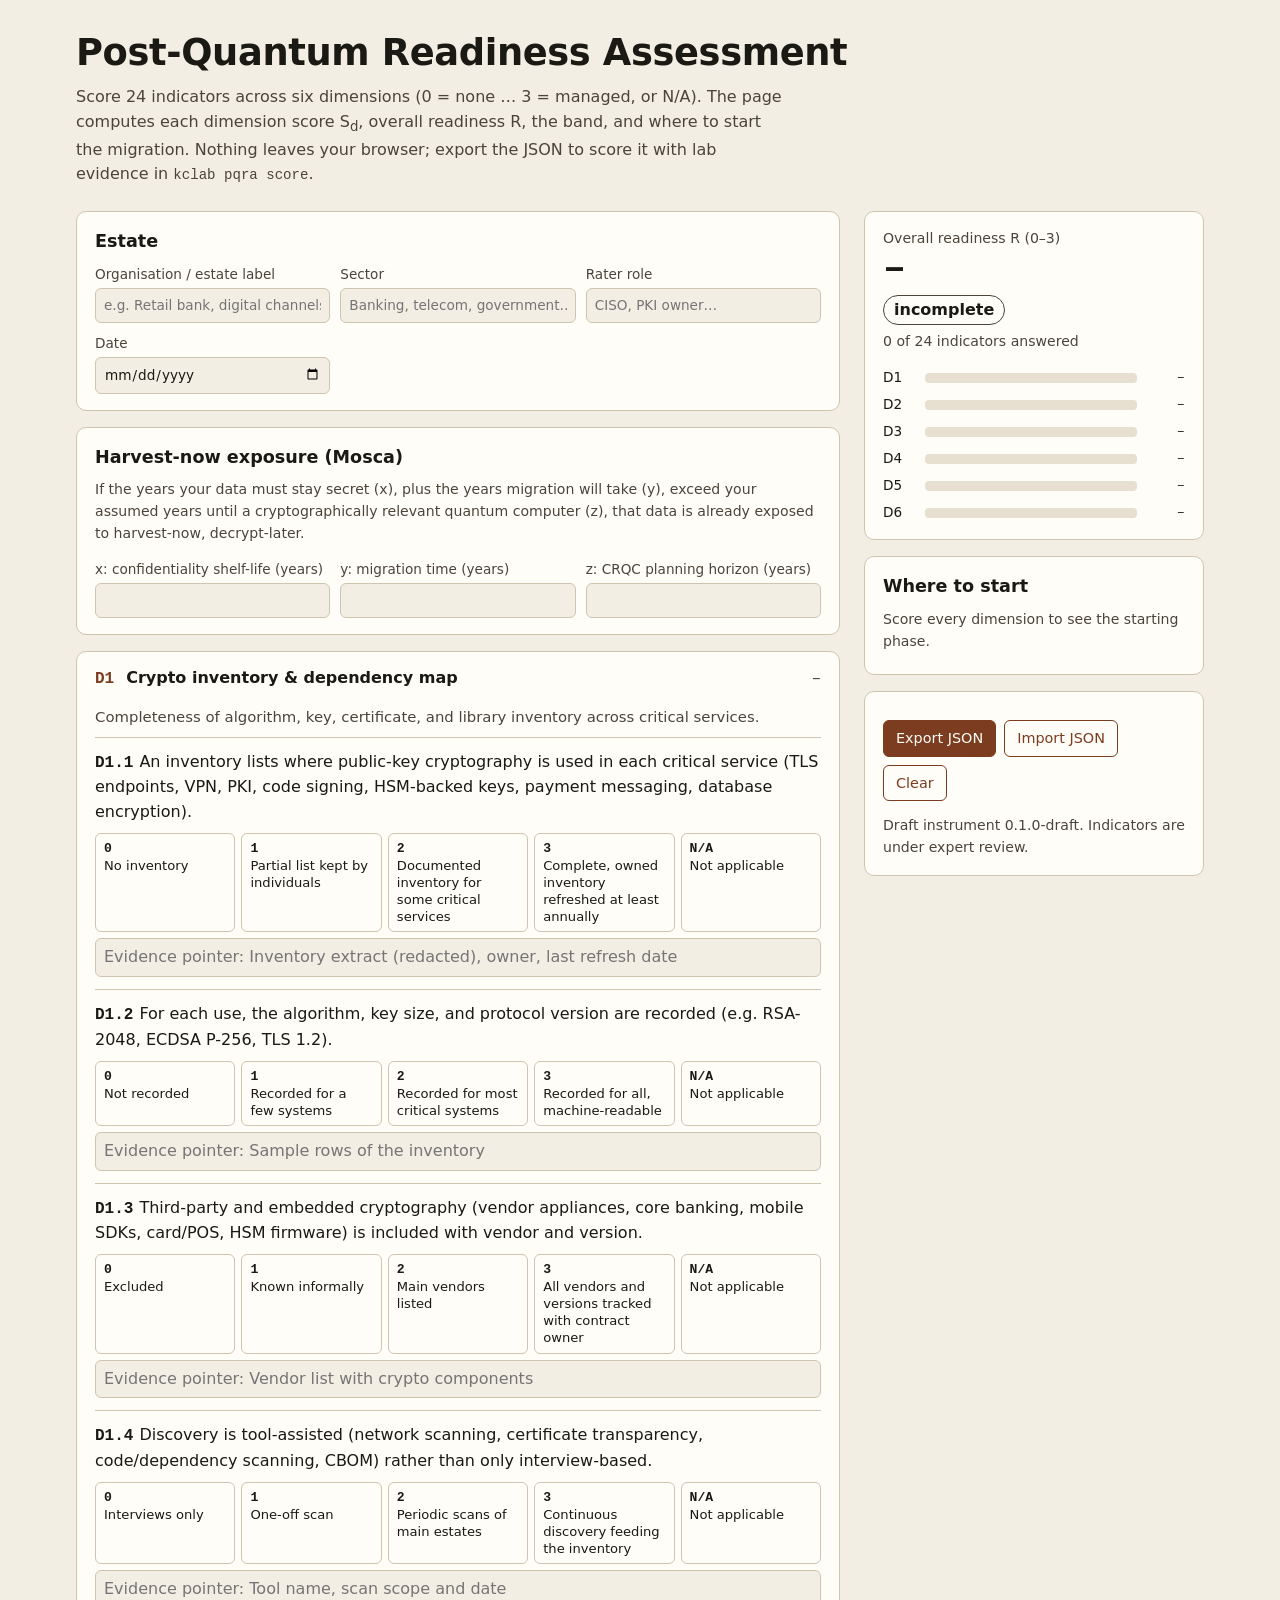
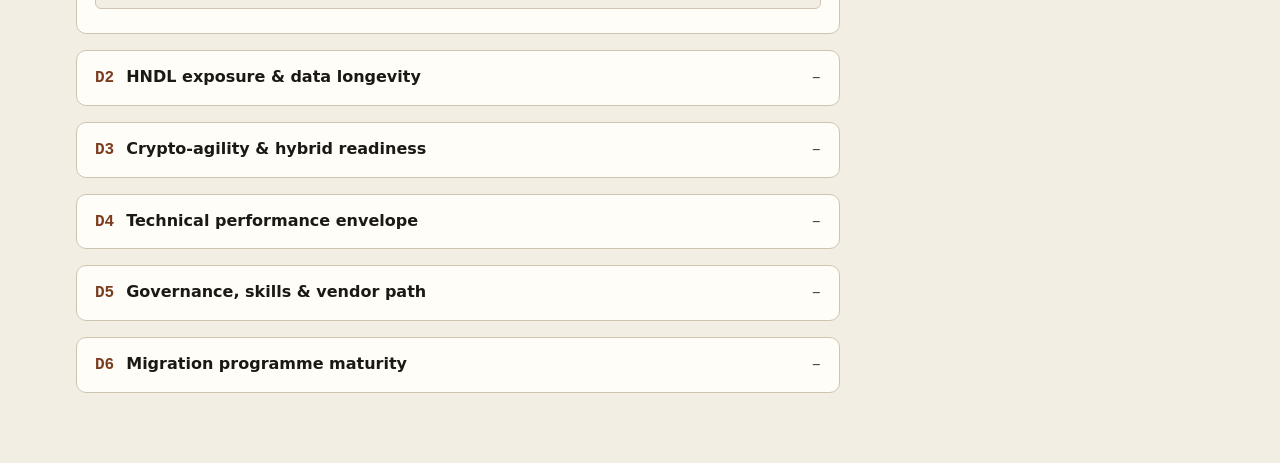
<file: pqc-lab/web/index.html>
<!DOCTYPE html>
<html lang="en">
<head>
<meta charset="utf-8" />
<meta name="viewport" content="width=device-width, initial-scale=1" />
<title>PQRA Readiness Assessment</title>
<meta name="description" content="Post-Quantum Readiness Assessment (PQRA): score six dimensions, get a readiness band and a phased migration roadmap. Runs entirely in the browser." />
<style>
  :root {
    --ink: #1b1914; --ink-soft: #4a443a; --paper: #f3eee4; --card: #fffdf8; --rule: #cfc4b0;
    --accent: #7c3c1f; --accent-soft: #f1e2d6; --forest: #24362c; --bar: #2a78d6; --bar-track: #e7dfd0;
    --warn-bg: #fbe9e4; --warn-ink: #8a2a1f;
    --sans: "Source Sans 3", "Segoe UI", system-ui, sans-serif; --mono: "IBM Plex Mono", Consolas, monospace;
  }
  @media (prefers-color-scheme: dark) {
    :root:not([data-theme="light"]) {
      --ink: #f0ece4; --ink-soft: #c3bdb1; --paper: #1a1916; --card: #24221e; --rule: #47423a;
      --accent: #e39a72; --accent-soft: #3a2a20; --forest: #9cc5ad; --bar: #3987e5; --bar-track: #3a3731;
      --warn-bg: #3c211c; --warn-ink: #f2a593;
    }
  }
  :root[data-theme="dark"] {
    --ink: #f0ece4; --ink-soft: #c3bdb1; --paper: #1a1916; --card: #24221e; --rule: #47423a;
    --accent: #e39a72; --accent-soft: #3a2a20; --forest: #9cc5ad; --bar: #3987e5; --bar-track: #3a3731;
    --warn-bg: #3c211c; --warn-ink: #f2a593;
  }
  * { box-sizing: border-box; }
  body { margin: 0; background: var(--paper); color: var(--ink); font: 16px/1.55 var(--sans); }
  .wrap { max-width: 1160px; margin: 0 auto; padding: 24px 16px 64px; }
  header h1 { font-size: clamp(1.6rem, 4vw, 2.3rem); margin: 0 0 4px; letter-spacing: -0.01em; }
  header p { margin: 0; color: var(--ink-soft); max-width: 70ch; }
  .layout { display: grid; grid-template-columns: minmax(0, 1fr) 340px; gap: 24px; margin-top: 24px; align-items: start; }
  @media (max-width: 900px) { .layout { grid-template-columns: 1fr; } .summary { position: static !important; } }
  .card { background: var(--card); border: 1px solid var(--rule); border-radius: 10px; padding: 16px 18px; margin-bottom: 16px; }
  .meta { display: grid; grid-template-columns: repeat(auto-fit, minmax(180px, 1fr)); gap: 10px; }
  label.f { display: flex; flex-direction: column; font-size: 0.85rem; color: var(--ink-soft); gap: 3px; }
  input[type=text], input[type=number], input[type=date] {
    font: inherit; color: var(--ink); background: var(--paper); border: 1px solid var(--rule); border-radius: 6px; padding: 6px 8px; }
  details.dim { padding: 0; }
  details.dim > summary { list-style: none; cursor: pointer; padding: 14px 18px; display: flex; gap: 12px; align-items: baseline; }
  details.dim > summary::-webkit-details-marker { display: none; }
  .dim-id { font-family: var(--mono); color: var(--accent); font-weight: 600; }
  .dim-name { font-weight: 600; flex: 1; }
  .dim-score { font-family: var(--mono); color: var(--ink-soft); }
  .dim-body { padding: 0 18px 12px; }
  .dim-def { color: var(--ink-soft); margin: 0 0 8px; font-size: 0.93rem; }
  .ind { border-top: 1px solid var(--rule); padding: 12px 0; }
  .ind-text { margin: 0 0 8px; }
  .ind-text b { font-family: var(--mono); font-weight: 600; margin-right: 6px; }
  .opts { display: grid; grid-template-columns: repeat(5, minmax(0, 1fr)); gap: 6px; }
  @media (max-width: 640px) { .opts { grid-template-columns: 1fr 1fr; } }
  .opts label { border: 1px solid var(--rule); border-radius: 6px; padding: 6px 8px; font-size: 0.82rem; cursor: pointer; line-height: 1.3; }
  .opts input { position: absolute; opacity: 0; pointer-events: none; }
  .opts label:has(input:checked) { border-color: var(--accent); background: var(--accent-soft); }
  .opts label:has(input:focus-visible) { outline: 2px solid var(--accent); outline-offset: 2px; }
  .opts .n { font-family: var(--mono); font-weight: 600; display: block; }
  .ev { width: 100%; margin-top: 6px; }
  .summary { position: sticky; top: 16px; }
  .big { font-size: 2.4rem; font-weight: 600; font-family: var(--mono); line-height: 1; }
  .band { display: inline-block; margin-top: 6px; padding: 2px 10px; border-radius: 999px; border: 1px solid var(--ink-soft); font-weight: 600; }
  .bars { margin-top: 14px; display: grid; gap: 6px; }
  .bar-row { display: grid; grid-template-columns: 34px 1fr 40px; gap: 8px; align-items: center; font-size: 0.85rem; }
  .bar-track { height: 10px; background: var(--bar-track); border-radius: 4px; overflow: hidden; }
  .bar-fill { height: 100%; background: var(--bar); border-radius: 0 4px 4px 0; }
  .bar-row span:last-child { font-family: var(--mono); text-align: right; }
  .warn { background: var(--warn-bg); color: var(--warn-ink); border-radius: 6px; padding: 8px 10px; font-size: 0.9rem; margin-top: 10px; }
  .muted { color: var(--ink-soft); font-size: 0.88rem; }
  .btns { display: flex; flex-wrap: wrap; gap: 8px; margin-top: 12px; }
  button, .btn { font: inherit; font-size: 0.9rem; border: 1px solid var(--accent); color: var(--accent); background: transparent; border-radius: 6px; padding: 6px 12px; cursor: pointer; }
  button.primary { background: var(--accent); color: var(--card); }
  ol.steps { padding-left: 1.2em; margin: 6px 0 0; font-size: 0.9rem; }
  ol.steps li { margin-bottom: 6px; }
  h2 { font-size: 1.1rem; margin: 0 0 8px; }
  code { font-family: var(--mono); font-size: 0.88em; }
</style>
</head>
<body>
<div class="wrap">
  <header>
    <h1>Post-Quantum Readiness Assessment</h1>
    <p>Score 24 indicators across six dimensions (0 = none … 3 = managed, or N/A). The page computes each dimension score
      S<sub>d</sub>, overall readiness R, the band, and where to start the migration. Nothing leaves your browser;
      export the JSON to score it with lab evidence in <code>kclab pqra score</code>.</p>
  </header>

  <div class="layout">
    <main>
      <section class="card">
        <h2>Estate</h2>
        <div class="meta">
          <label class="f">Organisation / estate label<input type="text" id="org-label" placeholder="e.g. Retail bank, digital channels" /></label>
          <label class="f">Sector<input type="text" id="org-sector" placeholder="Banking, telecom, government…" /></label>
          <label class="f">Rater role<input type="text" id="org-role" placeholder="CISO, PKI owner…" /></label>
          <label class="f">Date<input type="date" id="org-date" /></label>
        </div>
      </section>
      <section class="card">
        <h2>Harvest-now exposure (Mosca)</h2>
        <p class="muted" style="margin-top:0">If the years your data must stay secret (x), plus the years migration will take (y), exceed your assumed years until a cryptographically relevant quantum computer (z), that data is already exposed to harvest-now, decrypt-later.</p>
        <div class="meta">
          <label class="f">x: confidentiality shelf-life (years)<input type="number" min="0" step="1" id="m-x" /></label>
          <label class="f">y: migration time (years)<input type="number" min="0" step="1" id="m-y" /></label>
          <label class="f">z: CRQC planning horizon (years)<input type="number" min="0" step="1" id="m-z" /></label>
        </div>
      </section>
      <div id="dims"></div>
    </main>

    <aside class="summary">
      <section class="card" aria-live="polite">
        <div class="muted">Overall readiness R (0–3)</div>
        <div class="big" id="R">–</div>
        <div class="band" id="band">incomplete</div>
        <div class="muted" id="progress" style="margin-top:6px"></div>
        <div class="bars" id="bars"></div>
        <div id="mosca"></div>
      </section>
      <section class="card">
        <h2>Where to start</h2>
        <div id="start" class="muted">Score every dimension to see the starting phase.</div>
        <ol class="steps" id="steps"></ol>
      </section>
      <section class="card">
        <div class="btns">
          <button class="primary" id="export">Export JSON</button>
          <label class="btn">Import JSON<input type="file" id="import" accept="application/json" hidden /></label>
          <button id="reset">Clear</button>
        </div>
        <p class="muted" style="margin-bottom:0">Draft instrument <span id="ver"></span>. Indicators are under expert review.</p>
      </section>
    </aside>
  </div>
</div>

<script src="pqra.js"></script>
<script>
(function () {
  const START = {
    Critical: ["P0 Mobilise", "Name an owner, record harvest-now risk in the risk register, then build the inventory. Buying PQC products before the inventory exists usually moves risk around without reducing it."],
    Developing: ["P1 Discover", "Finish the inventory and exposure mapping, then pilot hybrid key exchange (e.g. X25519MLKEM768) on one high-exposure flow."],
    Managed: ["P3 Hybrid pilots → production", "Move key-exchange pilots to production; plan the slower PKI and signature migration."],
    Optimising: ["P4 Scale & agility", "Keep algorithm rotation exercised, track the NIST IR 8547 deprecation dates (2030 / 2035) and complete signature migration."]
  };
  const KEY = "pqra-draft-v1";
  let inst = null;
  const state = { organisation: {}, scores: {}, evidence: {}, na_justification: {}, mosca: {} };

  const $ = (id) => document.getElementById(id);
  const esc = (s) => String(s).replace(/[&<>"]/g, (c) => ({ "&": "&amp;", "<": "&lt;", ">": "&gt;", '"': "&quot;" }[c]));

  function save() { try { localStorage.setItem(KEY, JSON.stringify(state)); } catch (e) {} }
  function load() { try { const s = JSON.parse(localStorage.getItem(KEY) || "null"); if (s) Object.assign(state, s); } catch (e) {} }

  function renderForm() {
    const host = $("dims");
    host.innerHTML = inst.dimensions.map((d, di) => `
      <details class="card dim" ${di === 0 ? "open" : ""}>
        <summary><span class="dim-id">${d.id}</span><span class="dim-name">${esc(d.name)}</span><span class="dim-score" id="s-${d.id}">–</span></summary>
        <div class="dim-body">
          <p class="dim-def">${esc(d.definition)}</p>
          ${d.indicators.map((ind) => `
            <div class="ind">
              <p class="ind-text"><b>${ind.id}</b>${esc(ind.text)}</p>
              <div class="opts" role="radiogroup" aria-label="${ind.id} score">
                ${ind.anchors.map((a, v) => `<label><input type="radio" name="${ind.id}" value="${v}"><span class="n">${v}</span>${esc(a)}</label>`).join("")}
                <label><input type="radio" name="${ind.id}" value="na"><span class="n">N/A</span>Not applicable</label>
              </div>
              <input type="text" class="ev" data-ev="${ind.id}" placeholder="Evidence pointer: ${esc(ind.evidence)}" />
            </div>`).join("")}
        </div>
      </details>`).join("");
  }

  function fillForm() {
    for (const [id, v] of Object.entries(state.scores)) {
      const val = v === null ? "na" : String(v);
      const el = document.querySelector(`input[name="${id}"][value="${val}"]`);
      if (el) el.checked = true;
    }
    document.querySelectorAll("[data-ev]").forEach((el) => { el.value = state.evidence[el.dataset.ev] || ""; });
    const o = state.organisation || {};
    $("org-label").value = o.label || ""; $("org-sector").value = o.sector || "";
    $("org-role").value = o.rater_role || ""; $("org-date").value = o.date || "";
    const m = state.mosca || {};
    $("m-x").value = m.shelf_life_years ?? ""; $("m-y").value = m.migration_years ?? ""; $("m-z").value = m.crqc_horizon_years ?? "";
  }

  function update() {
    const r = PQRA.score(state, inst);
    const total = inst.dimensions.reduce((n, d) => n + d.indicators.length, 0);
    const done = Object.keys(state.scores).length;
    $("progress").textContent = `${done} of ${total} indicators answered`;
    $("R").textContent = r.R === null ? "–" : r.R.toFixed(2);
    $("band").textContent = r.band || "incomplete";
    $("bars").innerHTML = r.dimensions.map((d) => `
      <div class="bar-row" title="${esc(d.name)}: m_d=${d.m}, N/A=${d.na}">
        <span>${d.id}</span>
        <div class="bar-track"><div class="bar-fill" style="width:${d.S === null ? 0 : (d.S / 3) * 100}%"></div></div>
        <span>${d.S === null ? "–" : d.S.toFixed(2)}</span>
      </div>`).join("");
    r.dimensions.forEach((d) => { $("s-" + d.id).textContent = d.S === null ? "–" : d.S.toFixed(2) + " / 3"; });
    $("mosca").innerHTML = r.mosca && r.mosca.exposed
      ? `<div class="warn"><b>Harvest-now exposed:</b> x + y = ${r.mosca.x_plus_y} years exceeds z = ${r.mosca.z_horizon}. Put hybrid key exchange for long-lived data ahead of the band sequence.</div>`
      : r.mosca ? `<p class="muted">Mosca: x + y = ${r.mosca.x_plus_y} ≤ z = ${r.mosca.z_horizon} (margin ${r.mosca.margin_years} years).</p>` : "";
    if (r.band) {
      const [ph, txt] = START[r.band];
      $("start").innerHTML = `<b>${ph}.</b> ${esc(txt)}`;
    } else {
      $("start").textContent = "Score every dimension to see the starting phase.";
    }
    // next steps: lowest-scored indicators in dimensions under 2.0, next anchor up
    const steps = [];
    for (const d of r.dimensions.filter((x) => x.S !== null && x.S < 2).sort((a, b) => a.S - b.S)) {
      const dd = inst.dimensions.find((x) => x.id === d.id);
      const weak = dd.indicators.filter((i) => typeof state.scores[i.id] === "number" && state.scores[i.id] < 3)
        .sort((a, b) => state.scores[a.id] - state.scores[b.id]).slice(0, 2);
      for (const i of weak) steps.push(`<li><b>${i.id}</b> ${state.scores[i.id]} → ${state.scores[i.id] + 1}: ${esc(i.anchors[state.scores[i.id] + 1])}</li>`);
    }
    $("steps").innerHTML = steps.slice(0, 6).join("");
    save();
  }

  function bind() {
    $("dims").addEventListener("change", (e) => {
      const t = e.target;
      if (t.type === "radio") { state.scores[t.name] = t.value === "na" ? null : Number(t.value); update(); }
    });
    $("dims").addEventListener("input", (e) => {
      const t = e.target;
      if (t.dataset.ev) {
        state.evidence[t.dataset.ev] = t.value;
        if (state.scores[t.dataset.ev] === null) state.na_justification[t.dataset.ev] = t.value;
        save();
      }
    });
    const org = { "org-label": "label", "org-sector": "sector", "org-role": "rater_role", "org-date": "date" };
    for (const [id, k] of Object.entries(org)) $(id).addEventListener("input", (e) => { state.organisation[k] = e.target.value; save(); });
    const mos = { "m-x": "shelf_life_years", "m-y": "migration_years", "m-z": "crqc_horizon_years" };
    for (const [id, k] of Object.entries(mos)) $(id).addEventListener("input", (e) => {
      state.mosca[k] = e.target.value === "" ? null : Number(e.target.value); update();
    });
    $("export").addEventListener("click", () => {
      const out = Object.assign({ instrument: `${inst.id} ${inst.version}` }, state);
      const blob = new Blob([JSON.stringify(out, null, 2)], { type: "application/json" });
      const a = document.createElement("a");
      a.href = URL.createObjectURL(blob);
      a.download = `pqra-${(state.organisation.label || "assessment").replace(/\W+/g, "-").toLowerCase()}.json`;
      a.click();
      setTimeout(() => URL.revokeObjectURL(a.href), 1000);
    });
    $("import").addEventListener("change", async (e) => {
      const f = e.target.files[0];
      if (!f) return;
      try {
        const data = JSON.parse(await f.text());
        Object.assign(state, { organisation: {}, scores: {}, evidence: {}, na_justification: {}, mosca: {} }, data);
        for (const k of Object.keys(state.scores)) if (state.scores[k] === undefined || state.scores[k] === "") delete state.scores[k];
        document.querySelectorAll("input[type=radio]").forEach((r) => (r.checked = false));
        fillForm(); update();
      } catch (err) { alert("Could not read that file: " + err.message); }
    });
    $("reset").addEventListener("click", () => {
      if (!confirm("Clear all answers?")) return;
      Object.assign(state, { organisation: {}, scores: {}, evidence: {}, na_justification: {}, mosca: {} });
      document.querySelectorAll("input[type=radio]").forEach((r) => (r.checked = false));
      fillForm(); update();
    });
  }

  fetch("instrument.json").then((r) => r.json()).then((j) => {
    inst = j;
    $("ver").textContent = j.version;
    // drop answers that are not real indicators (e.g. a template with nulls for unanswered)
    load();
    renderForm(); fillForm(); bind(); update();
  }).catch(() => {
    $("dims").innerHTML = '<div class="card warn">Could not load instrument.json. Serve this folder over HTTP (<code>python -m kclab web</code>) instead of opening the file directly.</div>';
  });
})();
</script>
</body>
</html>
</file>
<file: styles.css>
:root {
  --ink: #1b1914;
  --ink-soft: #3d3830;
  --paper: #f3eee4;
  --paper-deep: #e7dfd0;
  --rule: #cfc4b0;
  --copper: #9a4e2a;
  --copper-deep: #7c3c1f;
  --forest: #24362c;
  --forest-soft: #335043;
  --white: #fffdf8;
  --danger: #8a2a1f;
  --max: 1120px;
  --serif: "Fraunces", "Times New Roman", serif;
  --sans: "Source Sans 3", "Segoe UI", sans-serif;
  --mono: "IBM Plex Mono", "Consolas", monospace;
}

*,
*::before,
*::after {
  box-sizing: border-box;
}

html {
  scroll-behavior: smooth;
  scroll-padding-top: 5rem;
}

body {
  margin: 0;
  color: var(--ink);
  background: var(--paper);
  font-family: var(--sans);
  font-size: 1.05rem;
  line-height: 1.6;
}

img {
  max-width: 100%;
}

a {
  color: var(--copper-deep);
}

h1,
h2,
h3 {
  font-family: var(--serif);
  font-weight: 500;
  line-height: 1.15;
  letter-spacing: -0.02em;
}

h1 {
  font-size: clamp(2.4rem, 6vw, 4.4rem);
  margin: 0 0 1rem;
}

h2 {
  font-size: clamp(1.8rem, 4vw, 2.8rem);
  margin: 0 0 0.8rem;
}

h3 {
  font-size: 1.35rem;
  margin: 0 0 0.5rem;
}

p {
  margin: 0 0 1rem;
}

ul,
ol {
  margin: 0;
  padding: 0;
}

.skip-link {
  position: absolute;
  left: 1rem;
  top: -3rem;
  background: var(--ink);
  color: var(--white);
  padding: 0.5rem 0.8rem;
  z-index: 20;
}

.skip-link:focus {
  top: 1rem;
}

.shell {
  width: min(var(--max), calc(100% - 2.4rem));
  margin: 0 auto;
}

.eyebrow {
  font-family: var(--mono);
  font-size: 0.78rem;
  letter-spacing: 0.08em;
  text-transform: uppercase;
  color: var(--copper);
  margin-bottom: 0.7rem;
}

.lede {
  font-size: 1.2rem;
  color: var(--ink-soft);
  max-width: 38rem;
}

.emphasis {
  font-family: var(--serif);
  font-size: 1.35rem;
  color: var(--forest);
}

.site-header {
  position: sticky;
  top: 0;
  z-index: 10;
  background: rgba(243, 238, 228, 0.94);
  border-bottom: 1px solid var(--rule);
}

.header-inner {
  display: flex;
  align-items: center;
  justify-content: space-between;
  gap: 1rem;
  min-height: 4.1rem;
}

.brand {
  display: flex;
  align-items: center;
  gap: 0.65rem;
  text-decoration: none;
  color: var(--ink);
}

.brand-mark {
  width: 0.85rem;
  height: 0.85rem;
  border: 2px solid var(--copper);
  transform: rotate(45deg);
}

.brand-name {
  font-family: var(--serif);
  font-size: 1.25rem;
}

.nav-toggle {
  display: none;
  border: 1px solid var(--rule);
  background: var(--white);
  color: var(--ink);
  font: inherit;
  padding: 0.4rem 0.7rem;
}

.site-nav {
  display: flex;
  align-items: center;
  gap: 1.25rem;
}

.site-nav a {
  text-decoration: none;
  color: var(--ink-soft);
  font-size: 0.98rem;
}

.site-nav a:hover,
.site-nav a:focus-visible {
  color: var(--ink);
}

.nav-cta {
  border: 1px solid var(--ink);
  padding: 0.4rem 0.75rem;
  color: var(--ink) !important;
}

.hero {
  position: relative;
  overflow: hidden;
  background: var(--forest);
  color: var(--paper);
  padding: 5.5rem 0 4.5rem;
}

.hero-lattice {
  position: absolute;
  inset: 0;
  background-image:
    linear-gradient(rgba(243, 238, 228, 0.06) 1px, transparent 1px),
    linear-gradient(90deg, rgba(243, 238, 228, 0.06) 1px, transparent 1px);
  background-size: 42px 42px;
  mask-image: radial-gradient(circle at 70% 20%, #000 20%, transparent 75%);
}

.hero-inner {
  position: relative;
}

.hero .eyebrow {
  color: #d9a07a;
}

.hero .lede {
  color: #d8d2c6;
}

.hero-actions {
  display: flex;
  flex-wrap: wrap;
  gap: 0.8rem;
  margin: 1.8rem 0 2.4rem;
}

.btn {
  display: inline-flex;
  align-items: center;
  justify-content: center;
  min-height: 2.7rem;
  padding: 0.55rem 1.1rem;
  text-decoration: none;
  font: inherit;
  font-weight: 600;
  border: 1px solid transparent;
  cursor: pointer;
}

.btn-primary {
  background: var(--copper);
  color: var(--white);
  border-color: var(--copper);
}

.btn-primary:hover,
.btn-primary:focus-visible {
  background: var(--copper-deep);
}

.btn-ghost {
  background: transparent;
  color: var(--paper);
  border-color: rgba(243, 238, 228, 0.4);
}

.hero-meta {
  display: grid;
  grid-template-columns: repeat(3, minmax(0, 1fr));
  gap: 1rem;
  margin: 0;
  padding-top: 1.5rem;
  border-top: 1px solid rgba(243, 238, 228, 0.18);
}

.hero-meta dt {
  font-family: var(--mono);
  font-size: 0.72rem;
  letter-spacing: 0.08em;
  text-transform: uppercase;
  color: #d9a07a;
}

.hero-meta dd {
  margin: 0.25rem 0 0;
}

.problem,
.offers,
.approach,
.who,
.standards,
.contact {
  padding: 5rem 0;
}

.problem,
.who {
  background: var(--paper-deep);
}

.split {
  display: grid;
  grid-template-columns: minmax(0, 0.9fr) minmax(0, 1.1fr);
  gap: 3rem;
  align-items: start;
}

.section-head {
  max-width: 40rem;
  margin-bottom: 2.4rem;
}

.offer-grid,
.std-grid {
  display: grid;
  grid-template-columns: repeat(2, minmax(0, 1fr));
  gap: 1.1rem;
}

.offer,
.std-grid article {
  background: var(--white);
  border: 1px solid var(--rule);
  padding: 1.4rem;
}

.offer-code,
.std-code {
  font-family: var(--mono);
  font-size: 0.78rem;
  color: var(--copper);
  margin-bottom: 0.6rem;
}

.offer-meta {
  margin: 1.1rem 0 0;
  font-size: 0.92rem;
  color: var(--ink-soft);
}

.steps {
  list-style: none;
  display: grid;
  grid-template-columns: repeat(2, minmax(0, 1fr));
  gap: 1.6rem 2rem;
  counter-reset: step;
}

.steps li {
  counter-increment: step;
}

.steps h3::before {
  content: counter(step, decimal-leading-zero);
  display: block;
  font-family: var(--mono);
  font-size: 0.78rem;
  color: var(--copper);
  margin-bottom: 0.45rem;
  letter-spacing: 0.06em;
}

.who-list {
  list-style: none;
}

.who-list li + li {
  margin-top: 1.2rem;
  padding-top: 1.2rem;
  border-top: 1px solid var(--rule);
}

.who-list strong {
  display: block;
  font-family: var(--serif);
  font-size: 1.2rem;
  font-weight: 500;
  margin-bottom: 0.25rem;
}

.contact-grid {
  display: grid;
  grid-template-columns: minmax(0, 0.9fr) minmax(0, 1.1fr);
  gap: 3rem;
}

.contact-note {
  color: var(--ink-soft);
}

.contact-form {
  display: grid;
  gap: 0.9rem;
  background: var(--white);
  border: 1px solid var(--rule);
  padding: 1.4rem;
}

.field {
  display: grid;
  gap: 0.35rem;
}

.field label {
  font-size: 0.92rem;
  font-weight: 600;
}

.field input,
.field select,
.field textarea {
  width: 100%;
  border: 1px solid var(--rule);
  background: var(--paper);
  color: var(--ink);
  font: inherit;
  padding: 0.65rem 0.7rem;
}

.field input:focus,
.field select:focus,
.field textarea:focus {
  outline: 2px solid var(--forest-soft);
  outline-offset: 1px;
}

.field.invalid input,
.field.invalid select,
.field.invalid textarea {
  border-color: var(--danger);
}

.form-status {
  margin: 0;
  font-size: 0.95rem;
}

.form-status.is-error {
  color: var(--danger);
}

.form-status.is-success {
  color: var(--forest);
}

.site-footer {
  border-top: 1px solid var(--rule);
  padding: 1.6rem 0 2rem;
  color: var(--ink-soft);
  font-size: 0.95rem;
}

.footer-inner {
  display: flex;
  justify-content: space-between;
  gap: 1rem;
  flex-wrap: wrap;
}

.site-footer p {
  margin: 0;
}

@media (max-width: 820px) {
  .nav-toggle {
    display: inline-flex;
  }

  .site-nav {
    display: none;
    position: absolute;
    left: 0;
    right: 0;
    top: 4.1rem;
    background: var(--paper);
    border-bottom: 1px solid var(--rule);
    flex-direction: column;
    align-items: stretch;
    padding: 0.8rem 1.2rem 1.1rem;
    gap: 0.7rem;
  }

  .site-nav.is-open {
    display: flex;
  }

  .hero-meta,
  .split,
  .offer-grid,
  .std-grid,
  .steps,
  .contact-grid {
    grid-template-columns: 1fr;
  }

  .hero {
    padding: 3.6rem 0 3rem;
  }

  .problem,
  .offers,
  .approach,
  .who,
  .standards,
  .contact {
    padding: 3.4rem 0;
  }
}
</file>
<file: public/styles.css>
:root {
  --ink: #1b1914;
  --ink-soft: #3d3830;
  --paper: #f3eee4;
  --paper-deep: #e7dfd0;
  --rule: #cfc4b0;
  --copper: #9a4e2a;
  --copper-deep: #7c3c1f;
  --forest: #24362c;
  --forest-soft: #335043;
  --white: #fffdf8;
  --danger: #8a2a1f;
  --max: 1120px;
  --serif: "Fraunces", "Times New Roman", serif;
  --sans: "Source Sans 3", "Segoe UI", sans-serif;
  --mono: "IBM Plex Mono", "Consolas", monospace;
}

*,
*::before,
*::after {
  box-sizing: border-box;
}

html {
  scroll-behavior: smooth;
  scroll-padding-top: 5rem;
}

body {
  margin: 0;
  color: var(--ink);
  background: var(--paper);
  font-family: var(--sans);
  font-size: 1.05rem;
  line-height: 1.6;
}

img {
  max-width: 100%;
}

a {
  color: var(--copper-deep);
}

h1,
h2,
h3 {
  font-family: var(--serif);
  font-weight: 500;
  line-height: 1.15;
  letter-spacing: -0.02em;
}

h1 {
  font-size: clamp(2.4rem, 6vw, 4.4rem);
  margin: 0 0 1rem;
}

h2 {
  font-size: clamp(1.8rem, 4vw, 2.8rem);
  margin: 0 0 0.8rem;
}

h3 {
  font-size: 1.35rem;
  margin: 0 0 0.5rem;
}

p {
  margin: 0 0 1rem;
}

ul,
ol {
  margin: 0;
  padding: 0;
}

.skip-link {
  position: absolute;
  left: 1rem;
  top: -3rem;
  background: var(--ink);
  color: var(--white);
  padding: 0.5rem 0.8rem;
  z-index: 20;
}

.skip-link:focus {
  top: 1rem;
}

.shell {
  width: min(var(--max), calc(100% - 2.4rem));
  margin: 0 auto;
}

.eyebrow {
  font-family: var(--mono);
  font-size: 0.78rem;
  letter-spacing: 0.08em;
  text-transform: uppercase;
  color: var(--copper);
  margin-bottom: 0.7rem;
}

.lede {
  font-size: 1.2rem;
  color: var(--ink-soft);
  max-width: 42rem;
}

.ribbon {
  margin: 0;
  padding: 0.55rem 1.2rem;
  background: var(--ink);
  color: #d8d2c6;
  font-size: 0.92rem;
  text-align: center;
}

.ribbon span {
  font-family: var(--mono);
  font-size: 0.72rem;
  letter-spacing: 0.08em;
  text-transform: uppercase;
  color: #d9a07a;
  margin-right: 0.6rem;
}

.ribbon a {
  color: var(--paper);
  margin-left: 0.45rem;
}

.emphasis {
  font-family: var(--serif);
  font-size: 1.35rem;
  color: var(--forest);
}

.site-header {
  position: sticky;
  top: 0;
  z-index: 10;
  background: rgba(243, 238, 228, 0.94);
  border-bottom: 1px solid var(--rule);
}

.header-inner {
  display: flex;
  align-items: center;
  justify-content: space-between;
  gap: 1rem;
  min-height: 4.1rem;
}

.brand {
  display: flex;
  align-items: center;
  gap: 0.65rem;
  text-decoration: none;
  color: var(--ink);
}

.brand-mark {
  width: 0.85rem;
  height: 0.85rem;
  border: 2px solid var(--copper);
  transform: rotate(45deg);
}

.brand-name {
  font-family: var(--serif);
  font-size: 1.25rem;
}

.nav-toggle {
  display: none;
  border: 1px solid var(--rule);
  background: var(--white);
  color: var(--ink);
  font: inherit;
  padding: 0.4rem 0.7rem;
}

.site-nav {
  display: flex;
  align-items: center;
  gap: 1.25rem;
}

.site-nav a {
  text-decoration: none;
  color: var(--ink-soft);
  font-size: 0.98rem;
}

.site-nav a:hover,
.site-nav a:focus-visible {
  color: var(--ink);
}

.nav-cta {
  border: 1px solid var(--ink);
  padding: 0.4rem 0.75rem;
  color: var(--ink) !important;
}

.hero {
  position: relative;
  overflow: hidden;
  background: var(--forest);
  color: var(--paper);
  padding: 5.5rem 0 4.5rem;
}

.hero-lattice {
  position: absolute;
  inset: 0;
  background-image:
    linear-gradient(rgba(243, 238, 228, 0.06) 1px, transparent 1px),
    linear-gradient(90deg, rgba(243, 238, 228, 0.06) 1px, transparent 1px);
  background-size: 42px 42px;
  mask-image: radial-gradient(circle at 70% 20%, #000 20%, transparent 75%);
}

.hero-inner {
  position: relative;
}

.hero .eyebrow {
  color: #d9a07a;
}

.hero .lede {
  color: #d8d2c6;
}

.hero-actions {
  display: flex;
  flex-wrap: wrap;
  gap: 0.8rem;
  margin: 1.8rem 0 0;
}

.btn {
  display: inline-flex;
  align-items: center;
  justify-content: center;
  min-height: 2.7rem;
  padding: 0.55rem 1.1rem;
  text-decoration: none;
  font: inherit;
  font-weight: 600;
  border: 1px solid transparent;
  cursor: pointer;
}

.btn-primary {
  background: var(--copper);
  color: var(--white);
  border-color: var(--copper);
}

.btn-primary:hover,
.btn-primary:focus-visible {
  background: var(--copper-deep);
}

.btn-ghost {
  background: transparent;
  color: var(--paper);
  border-color: rgba(243, 238, 228, 0.4);
}

.trust {
  padding: 1.4rem 0;
  border-bottom: 1px solid var(--rule);
  background: var(--white);
}

.trust-row p {
  margin: 0 0 0.7rem;
  color: var(--ink-soft);
  font-size: 0.95rem;
}

.trust-row ul {
  display: flex;
  flex-wrap: wrap;
  gap: 0.5rem 1.2rem;
  list-style: none;
  font-family: var(--mono);
  font-size: 0.78rem;
  letter-spacing: 0.03em;
  color: var(--forest);
}

.problem,
.offers,
.field-note,
.journey,
.who,
.compare,
.notes,
.practice,
.standards,
.questions,
.contact {
  padding: 5rem 0;
}

.problem,
.who,
.questions {
  background: var(--paper-deep);
}

.field-note {
  background: var(--forest);
  color: var(--paper);
}

.field-note .eyebrow {
  color: #d9a07a;
}

.field-note h2,
.field-note .prose {
  max-width: 40rem;
}

.field-note .prose {
  color: #d8d2c6;
}

.journey-steps {
  list-style: none;
  display: grid;
  grid-template-columns: repeat(4, minmax(0, 1fr));
  gap: 1.4rem;
  counter-reset: step;
}

.journey-steps li {
  counter-increment: step;
  padding-top: 0.4rem;
  border-top: 2px solid var(--copper);
}

.journey-steps h3::before {
  content: counter(step, decimal-leading-zero);
  display: block;
  font-family: var(--mono);
  font-size: 0.78rem;
  color: var(--copper);
  margin-bottom: 0.4rem;
}

.sector-grid,
.notes-grid {
  display: grid;
  grid-template-columns: repeat(2, minmax(0, 1fr));
  gap: 1.1rem;
}

.sector-grid article,
.notes-grid article {
  background: var(--white);
  border: 1px solid var(--rule);
  padding: 1.4rem;
}

.note-feature {
  grid-column: 1 / -1;
}

.table-wrap {
  overflow-x: auto;
  border: 1px solid var(--rule);
  background: var(--white);
}

.compare table {
  width: 100%;
  border-collapse: collapse;
  font-size: 0.98rem;
}

.compare caption {
  caption-side: bottom;
  padding: 0.8rem 1rem;
  color: var(--ink-soft);
  text-align: left;
  font-size: 0.88rem;
}

.compare th,
.compare td {
  padding: 0.85rem 1rem;
  text-align: left;
  vertical-align: top;
  border-bottom: 1px solid var(--rule);
}

.compare thead th {
  font-family: var(--mono);
  font-size: 0.75rem;
  letter-spacing: 0.04em;
  text-transform: uppercase;
  font-weight: 500;
  background: var(--paper-deep);
}

.compare tbody th {
  font-weight: 600;
  width: 18%;
}

.compare tbody td:last-child {
  color: var(--forest);
  font-weight: 600;
}

.prose p:last-child {
  margin-bottom: 0;
}

.pull {
  margin: 1.4rem 0;
  padding: 0 0 0 1.1rem;
  border-left: 2px solid var(--copper);
}

.pull p {
  font-family: var(--serif);
  font-size: 1.25rem;
  font-style: italic;
  color: var(--forest);
  margin: 0;
}

.deliver-grid {
  display: grid;
  grid-template-columns: repeat(2, minmax(0, 1fr));
  gap: 1.6rem 2rem;
}

.weeks {
  list-style: none;
  display: grid;
  gap: 1.4rem;
}

.weeks li {
  display: grid;
  grid-template-columns: minmax(12rem, 0.4fr) 1fr;
  gap: 1.2rem;
  padding-bottom: 1.4rem;
  border-bottom: 1px solid var(--rule);
}

.weeks li:last-child {
  padding-bottom: 0;
  border-bottom: 0;
}

.faq details {
  border-top: 1px solid var(--rule);
  padding: 0.9rem 0;
}

.faq details:last-child {
  border-bottom: 1px solid var(--rule);
}

.faq summary {
  cursor: pointer;
  font-weight: 600;
  list-style: none;
}

.faq summary::-webkit-details-marker {
  display: none;
}

.faq details p {
  margin: 0.7rem 0 0;
  color: var(--ink-soft);
}

.split {
  display: grid;
  grid-template-columns: minmax(0, 0.9fr) minmax(0, 1.1fr);
  gap: 3rem;
  align-items: start;
}

.section-head {
  max-width: 40rem;
  margin-bottom: 2.4rem;
}

.offer-grid,
.std-grid {
  display: grid;
  grid-template-columns: repeat(2, minmax(0, 1fr));
  gap: 1.1rem;
}

.offer,
.std-grid article {
  background: var(--white);
  border: 1px solid var(--rule);
  padding: 1.4rem;
}

.offer-feature {
  background: var(--paper-deep);
}

.offer-code,
.std-code {
  font-family: var(--mono);
  font-size: 0.78rem;
  color: var(--copper);
  margin-bottom: 0.6rem;
}

.offer-meta {
  margin: 1.1rem 0 0;
  font-size: 0.92rem;
  color: var(--ink-soft);
}

.steps {
  list-style: none;
  display: grid;
  grid-template-columns: repeat(2, minmax(0, 1fr));
  gap: 1.6rem 2rem;
  counter-reset: step;
}

.steps li {
  counter-increment: step;
}

.steps h3::before {
  content: counter(step, decimal-leading-zero);
  display: block;
  font-family: var(--mono);
  font-size: 0.78rem;
  color: var(--copper);
  margin-bottom: 0.45rem;
  letter-spacing: 0.06em;
}

.who-list {
  list-style: none;
}

.who-list li + li {
  margin-top: 1.2rem;
  padding-top: 1.2rem;
  border-top: 1px solid var(--rule);
}

.who-list strong {
  display: block;
  font-family: var(--serif);
  font-size: 1.2rem;
  font-weight: 500;
  margin-bottom: 0.25rem;
}

.contact-grid {
  display: grid;
  grid-template-columns: minmax(0, 0.9fr) minmax(0, 1.1fr);
  gap: 3rem;
}

.contact-note {
  color: var(--ink-soft);
}

.contact-form {
  display: grid;
  gap: 0.9rem;
  background: var(--white);
  border: 1px solid var(--rule);
  padding: 1.4rem;
}

.field {
  display: grid;
  gap: 0.35rem;
}

.field label {
  font-size: 0.92rem;
  font-weight: 600;
}

.field input,
.field select,
.field textarea {
  width: 100%;
  border: 1px solid var(--rule);
  background: var(--paper);
  color: var(--ink);
  font: inherit;
  padding: 0.65rem 0.7rem;
}

.field input:focus,
.field select:focus,
.field textarea:focus {
  outline: 2px solid var(--forest-soft);
  outline-offset: 1px;
}

.field.invalid input,
.field.invalid select,
.field.invalid textarea {
  border-color: var(--danger);
}

.form-status {
  margin: 0;
  font-size: 0.95rem;
}

.form-status.is-error {
  color: var(--danger);
}

.form-status.is-success {
  color: var(--forest);
}

.site-footer {
  border-top: 1px solid var(--rule);
  padding: 2.4rem 0 2.2rem;
  color: var(--ink-soft);
  font-size: 0.95rem;
  background: var(--white);
}

.footer-grid {
  display: grid;
  grid-template-columns: minmax(0, 1.4fr) repeat(3, minmax(0, 0.8fr));
  gap: 1.6rem;
}

.footer-label {
  font-family: var(--mono);
  font-size: 0.72rem;
  letter-spacing: 0.08em;
  text-transform: uppercase;
  color: var(--copper);
  margin-bottom: 0.5rem;
}

.site-footer a {
  display: block;
  color: var(--ink-soft);
  text-decoration: none;
  margin-bottom: 0.35rem;
}

.site-footer a:hover,
.site-footer a:focus-visible {
  color: var(--ink);
}

.site-footer p {
  margin: 0 0 0.5rem;
}

@media (max-width: 820px) {
  .nav-toggle {
    display: inline-flex;
  }

  .site-nav {
    display: none;
    position: absolute;
    left: 0;
    right: 0;
    top: 4.1rem;
    background: var(--paper);
    border-bottom: 1px solid var(--rule);
    flex-direction: column;
    align-items: stretch;
    padding: 0.8rem 1.2rem 1.1rem;
    gap: 0.7rem;
  }

  .site-nav.is-open {
    display: flex;
  }

  .split,
  .offer-grid,
  .std-grid,
  .steps,
  .journey-steps,
  .sector-grid,
  .notes-grid,
  .footer-grid,
  .contact-grid {
    grid-template-columns: 1fr;
  }

  .hero {
    padding: 3.6rem 0 3rem;
  }

  .problem,
  .offers,
  .field-note,
  .journey,
  .who,
  .compare,
  .notes,
  .practice,
  .standards,
  .questions,
  .contact {
    padding: 3.4rem 0;
  }
}
</file>
